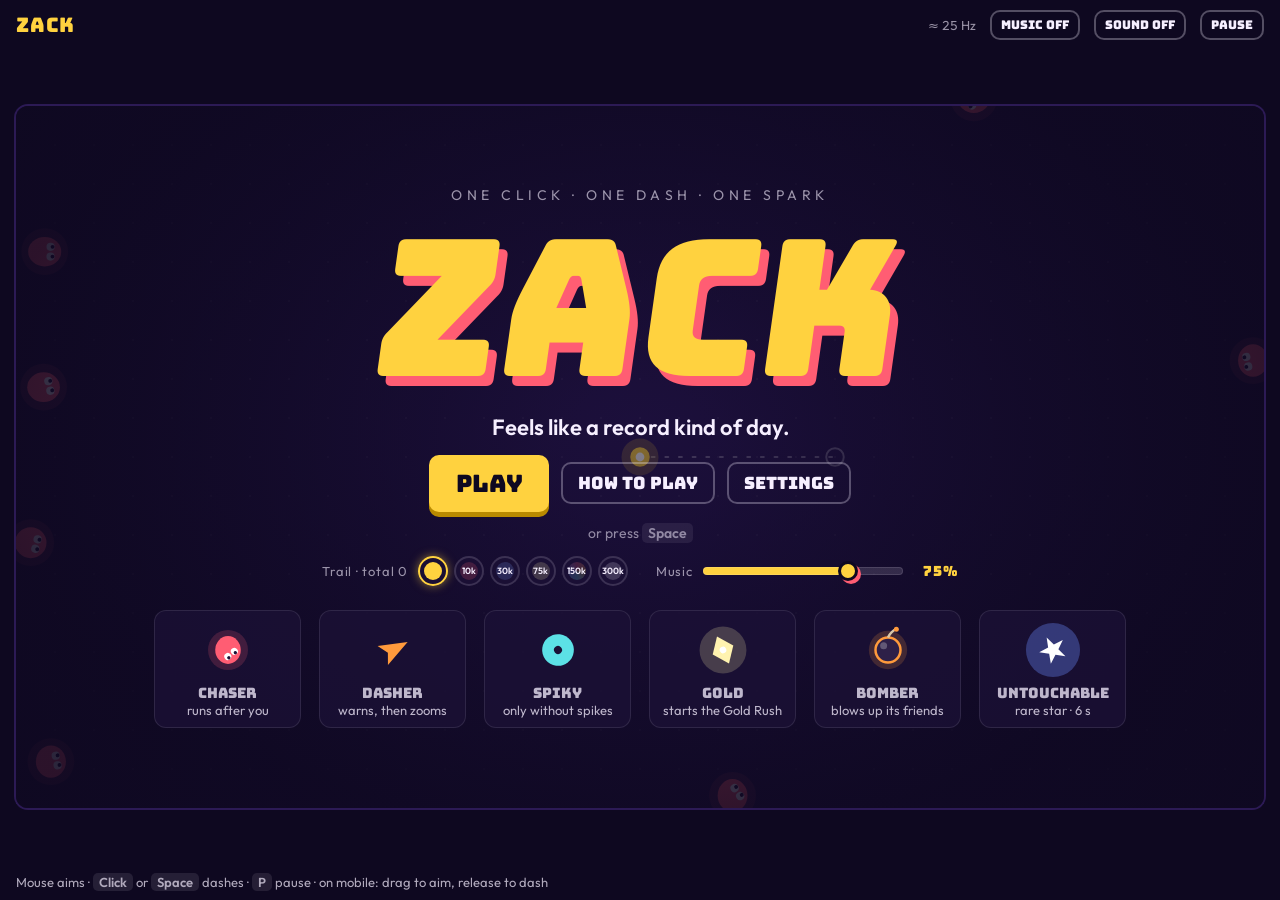
<file: index.html>
<!DOCTYPE html>
<html lang="en">
<head>
<meta charset="utf-8">
<meta name="viewport" content="width=device-width, initial-scale=1">
<title>Zack</title>
<link rel="preconnect" href="https://fonts.googleapis.com">
<link rel="preconnect" href="https://fonts.gstatic.com" crossorigin>
<link href="https://fonts.googleapis.com/css2?family=Bungee&family=Outfit:wght@400;600&display=swap" rel="stylesheet">
<link rel="stylesheet" href="css/style.css">
</head>
<body>
<div class="bar">
  <span class="name">ZACK</span>
  <span id="hz">– Hz</span>
  <button class="ghost" id="mus">Music off</button>
  <button class="ghost" id="snd">Sound off</button>
  <button class="ghost" id="pz">Pause</button>
</div>
<main id="main">
  <div class="stage" id="stage">
    <canvas id="cv" aria-label="Arena"></canvas>
    <div class="overlay menu-on" id="ov">
     <div class="screen" id="ovMenu">
      <p class="kicker">One click · one dash · one spark</p>
      <h1 class="logo" aria-label="Zack"><span style="--i:0">Z</span><span style="--i:1">A</span><span style="--i:2">C</span><span style="--i:3">K</span><i class="zap" aria-hidden="true"></i></h1>
      <p class="sub" id="tag">One click, one dash. Miss and you're a sitting duck.</p>
      <p class="best" id="mBest" hidden>Best <b id="mBestV">0</b></p>
      <div class="row">
        <button class="primary" id="go">Play</button>
        <button class="ghost big" id="how" aria-expanded="false">How to play</button>
        <button class="ghost big" id="set" aria-expanded="false">Settings</button>
      </div>
      <p class="press">or press <kbd>Space</kbd></p>
      <div class="prefs">
        <div class="skins nostart" id="skins" role="radiogroup" aria-label="Trail color"></div>
        <label class="vol nostart" for="vol"><span>Music</span><input type="range" id="vol" min="0" max="100" step="1" value="75"><output id="volV" for="vol">75%</output></label>
      </div>
      <div class="cast nostart" id="cast">
        <figure><canvas data-k="d"></canvas><figcaption><b>Chaser</b>runs after you</figcaption></figure>
        <figure><canvas data-k="r"></canvas><figcaption><b>Dasher</b>warns, then zooms</figcaption></figure>
        <figure><canvas data-k="i"></canvas><figcaption><b>Spiky</b>only without spikes</figcaption></figure>
        <figure><canvas data-k="g"></canvas><figcaption><b>Gold</b>starts the Gold Rush</figcaption></figure>
        <figure><canvas data-k="b"></canvas><figcaption><b>Bomber</b>blows up its friends</figcaption></figure>
        <figure><canvas data-k="u"></canvas><figcaption><b>Untouchable</b>rare star · 6 s</figcaption></figure>
      </div>
      <div class="settings nostart" id="settings" hidden>
        <label class="vol" for="sfx"><span>Sound effects</span><input type="range" id="sfx" min="0" max="100" step="1" value="100"><output id="sfxV" for="sfx">100%</output></label>
        <div class="setrow"><span>Screen shake &amp; flash</span><button class="ghost" id="fxBtn" aria-pressed="true">On</button></div>
        <div class="setrow"><span>Tips for new players</span><button class="ghost" id="tipsBtn">Show tips again</button></div>
      </div>
      <ul class="rules nostart" id="ovRules" hidden>
        <li><b>Aim and click:</b> you dash through everything on the line.</li>
        <li><b>Hits</b> recharge your dash instantly. A <b>miss</b> leaves you briefly defenseless.</li>
        <li><b>Keep the combo:</b> every 5 hits raise the multiplier. The ring around you runs down.</li>
        <li><b>Point blank pays double:</b> wait until the last moment for ×2.</li>
        <li>A <b>close call</b> earns points and time. When your combo runs out, it gets <b>cashed in</b>.</li>
        <li>At <b>×5, ×10, ×15</b> you hit <b>Overdrive</b>: longer dashes, no cooldown after misses.</li>
        <li>Only hit the icy-blue <b>Spikies</b> when their spikes are in. <b>Gold</b> starts the <b>Gold Rush</b>.</li>
        <li>A hit while the ring is <b>red</b>: <b>Clutch!</b> Enemies wearing a <b>crown</b> are worth ×5.</li>
        <li>Wipe the field for a <b>Clean Sweep</b> bonus. Every 30 s brings a new <b>level</b>.</li>
        <li>Rare white <b>star</b>: <b>Untouchable</b> for 6 s – enemies that touch you burst and count as hits.</li>
        <li>Hit a <b>Bomber</b>: it explodes and takes everything nearby with it – other Bombers too. <b>Chain reaction!</b></li>
        <li>Every second level brings a short <b>event</b>: Swarm, Dasher Rain or Bounty Hunt.</li>
        <li>5 aimed hits in a row without a miss: <b>Flawless</b> bonus.</li>
        <li>Your points add up across all runs and unlock new <b>trail colors</b>.</li>
      </ul>
     </div>
     <div class="screen nostart" id="ovPause" hidden>
      <h1 class="ptitle">Paused</h1>
      <p class="sub" id="pauseInfo">0 points so far</p>
      <div class="row">
        <button class="primary" id="resume">Resume</button>
        <button class="ghost big" id="quit">Menu</button>
      </div>
      <p class="press">Quit to menu: your points still count towards trail colors – no best, no records.</p>
     </div>
     <div class="screen" id="ovResult" hidden>
      <canvas class="killer" id="ovKiller" aria-hidden="true"></canvas>
      <h1 id="ovTitle">ZACK</h1>
      <p class="cause" id="ovCause"></p>
      <p class="bigscore" id="ovScore">0</p>
      <canvas class="medals" id="ovMedals" aria-hidden="true"></canvas>
      <p class="sub bestline" id="ovSub"></p>
      <dl class="stats" id="ovStats">
        <div><dt>Best combo</dt><dd id="sCombo">0</dd></div>
        <div><dt>Kills</dt><dd id="sKills">0</dd></div>
        <div><dt>Aim</dt><dd id="sAcc">0%</dd></div>
        <div><dt>Flow</dt><dd id="sFlow">0%</dd></div>
        <div><dt>Time</dt><dd id="sTime">0 s</dd></div>
      </dl>
      <p class="unlock" id="ovUnlock"></p>
      <div class="row">
        <button class="primary" id="again">Again</button>
        <button class="ghost big" id="toMenu">Menu</button>
      </div>
     </div>
    </div>
  </div>
</main>
<div class="bar">
  <span class="hint">Mouse aims · <kbd>Click</kbd> or <kbd>Space</kbd> dashes · <kbd>P</kbd> pause · on mobile: drag to aim, release to dash</span>
</div>

<script src="js/core.js"></script>
<script src="js/music.js"></script>
<script src="js/rules.js"></script>
<script src="js/menu.js"></script>
<script src="js/update.js"></script>
<script src="js/render.js"></script>
<script src="js/main.js"></script>
</body>
</html>
</file>
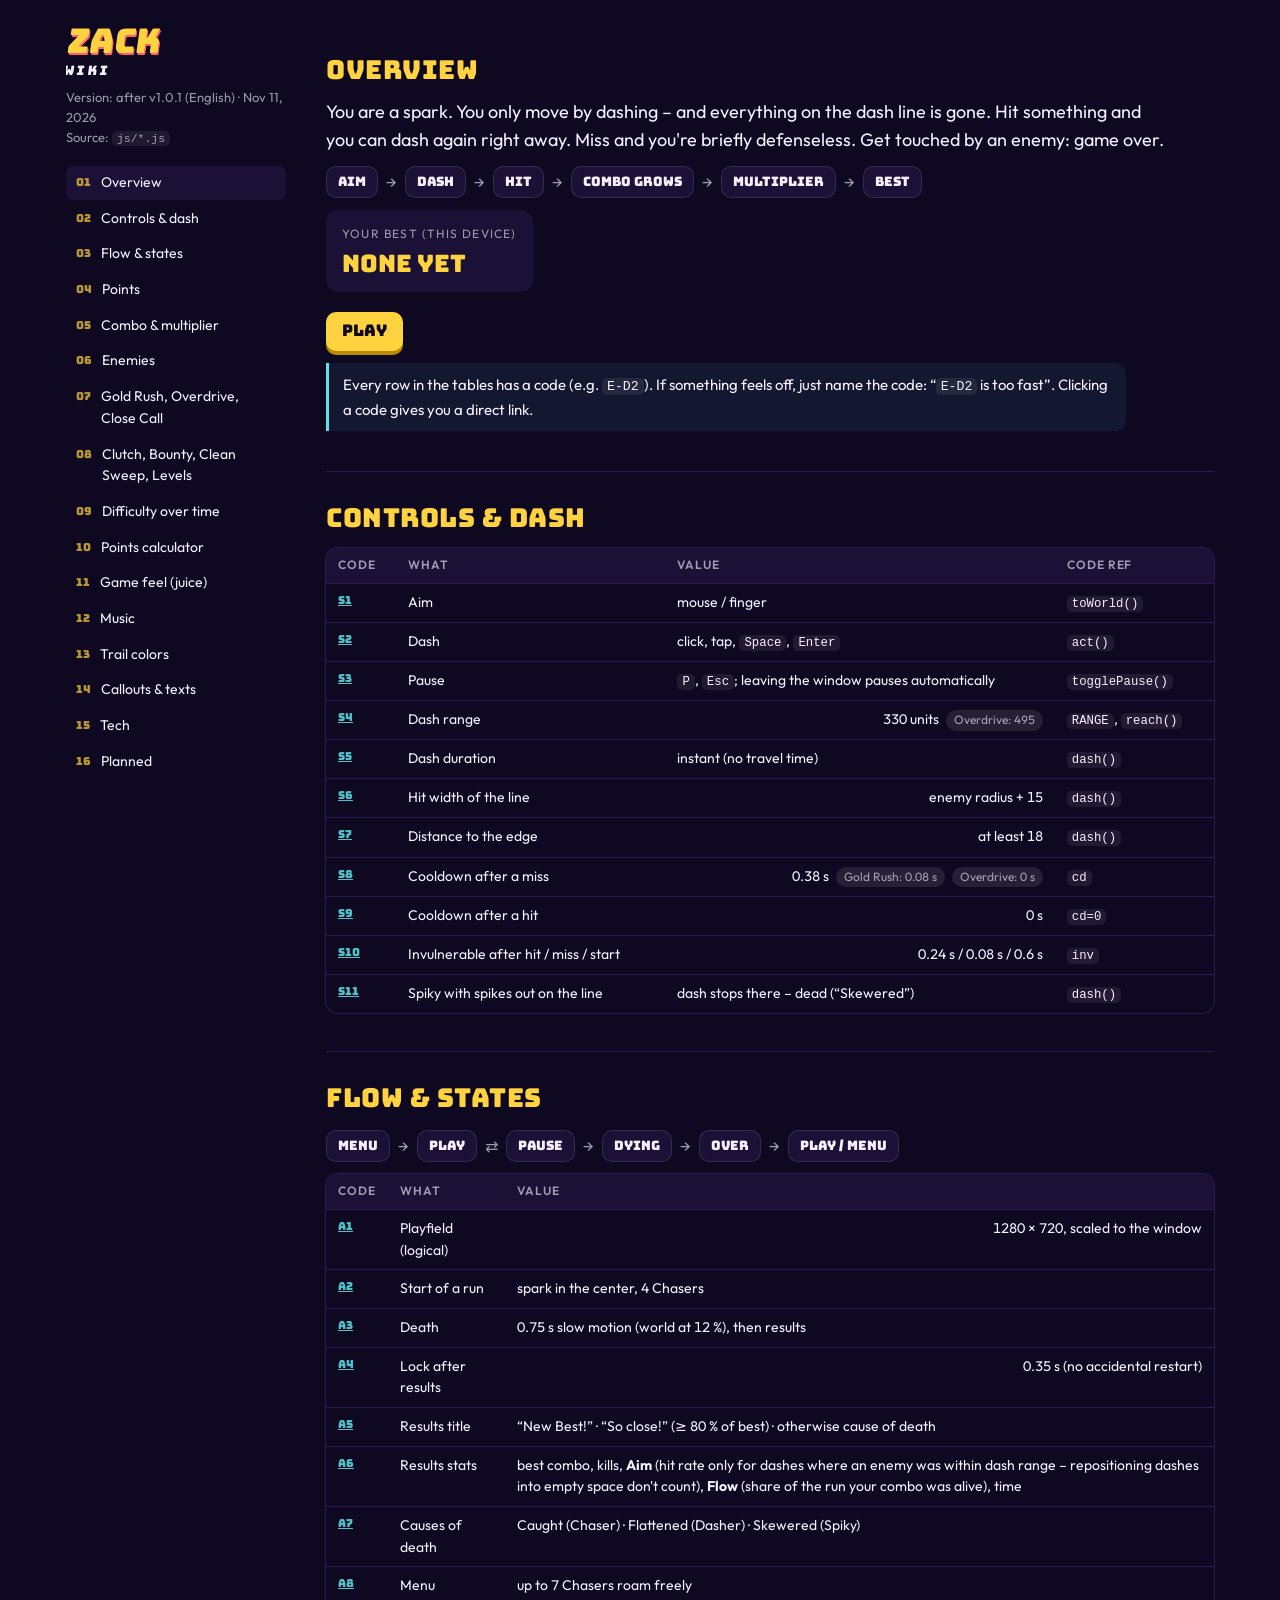
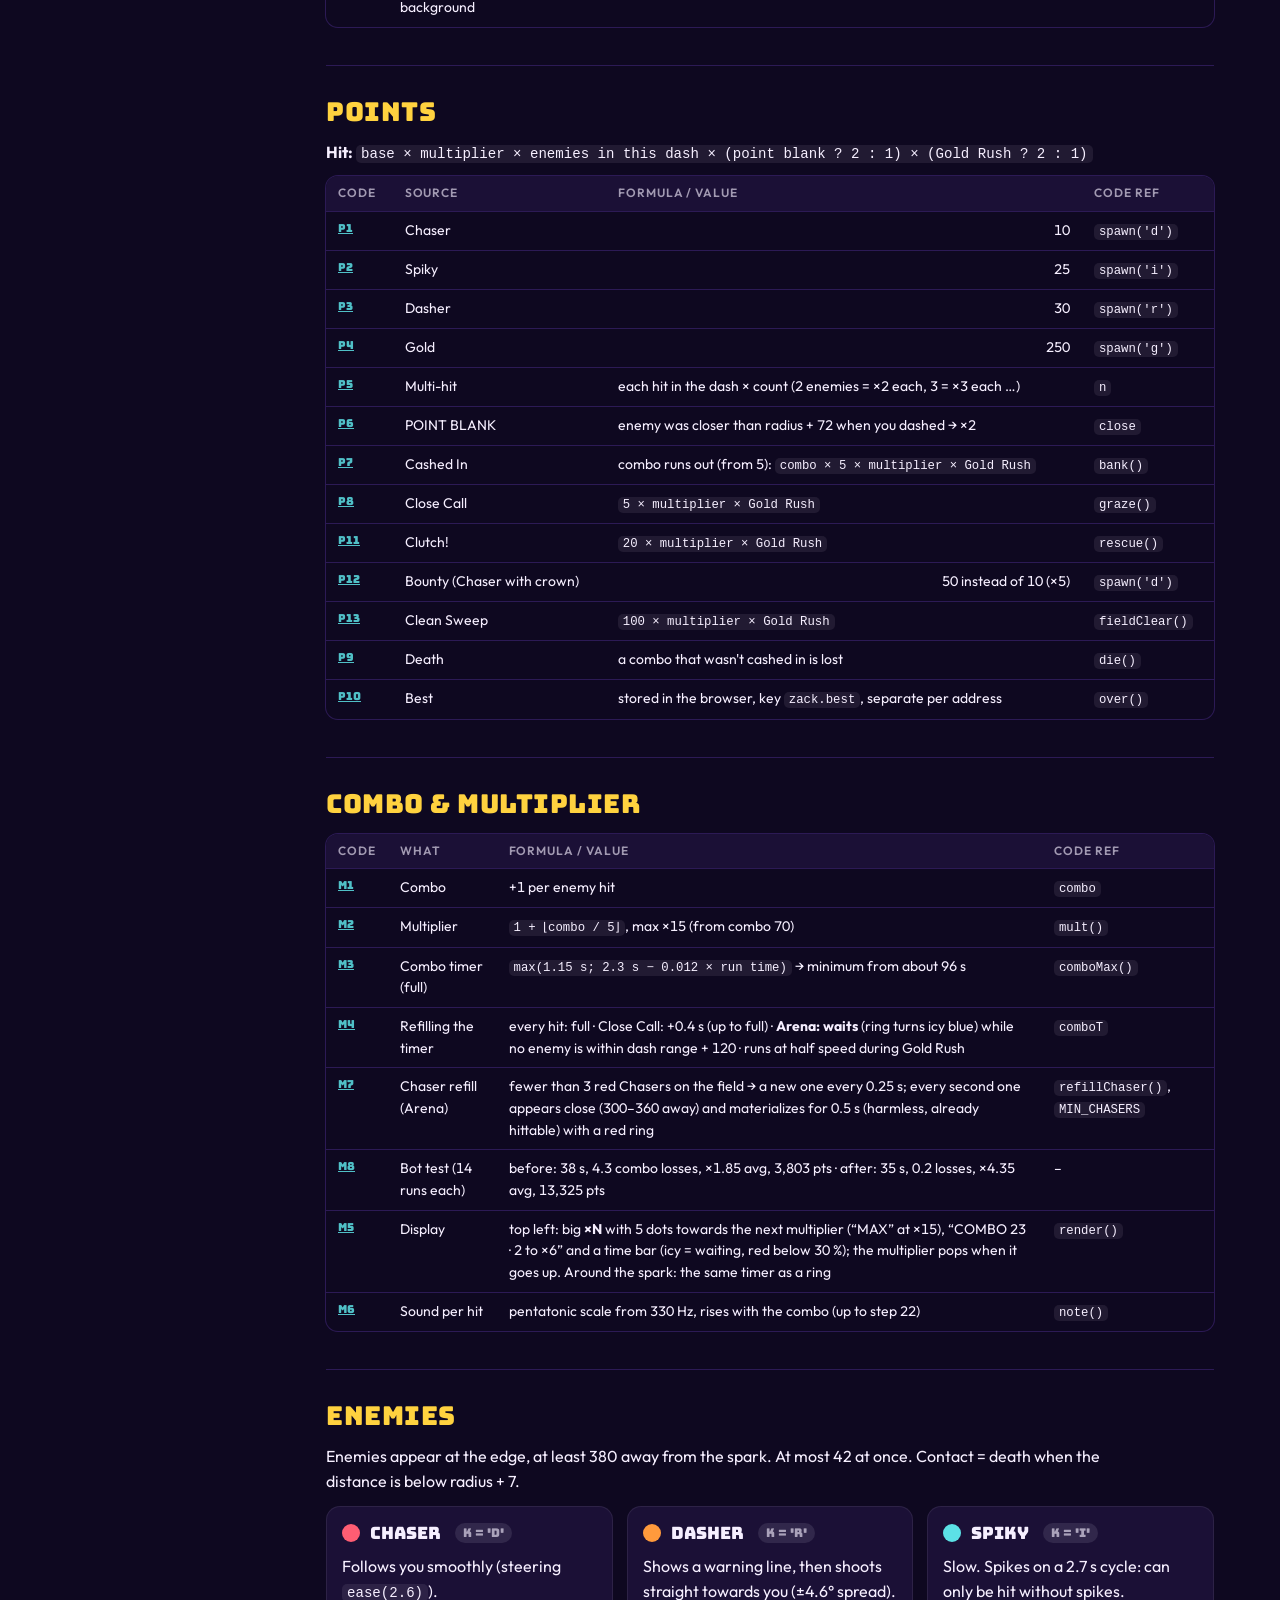
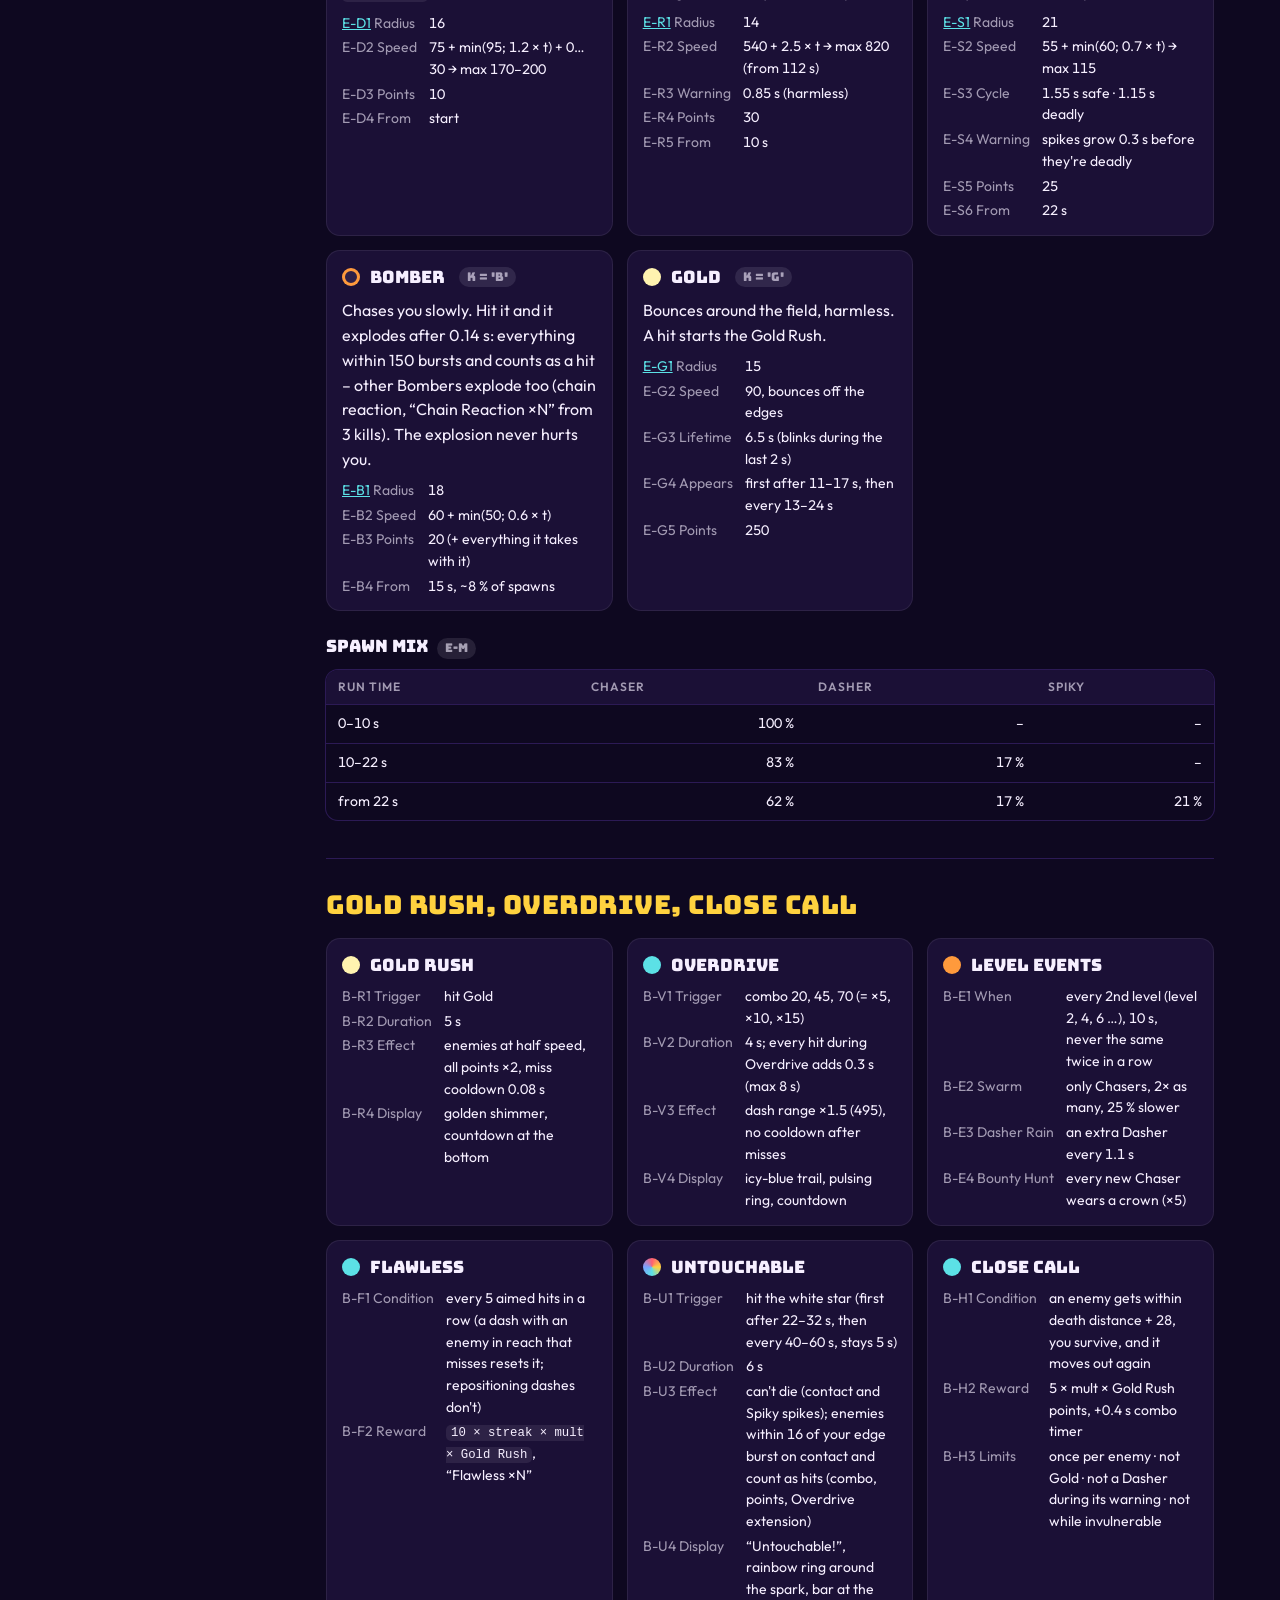
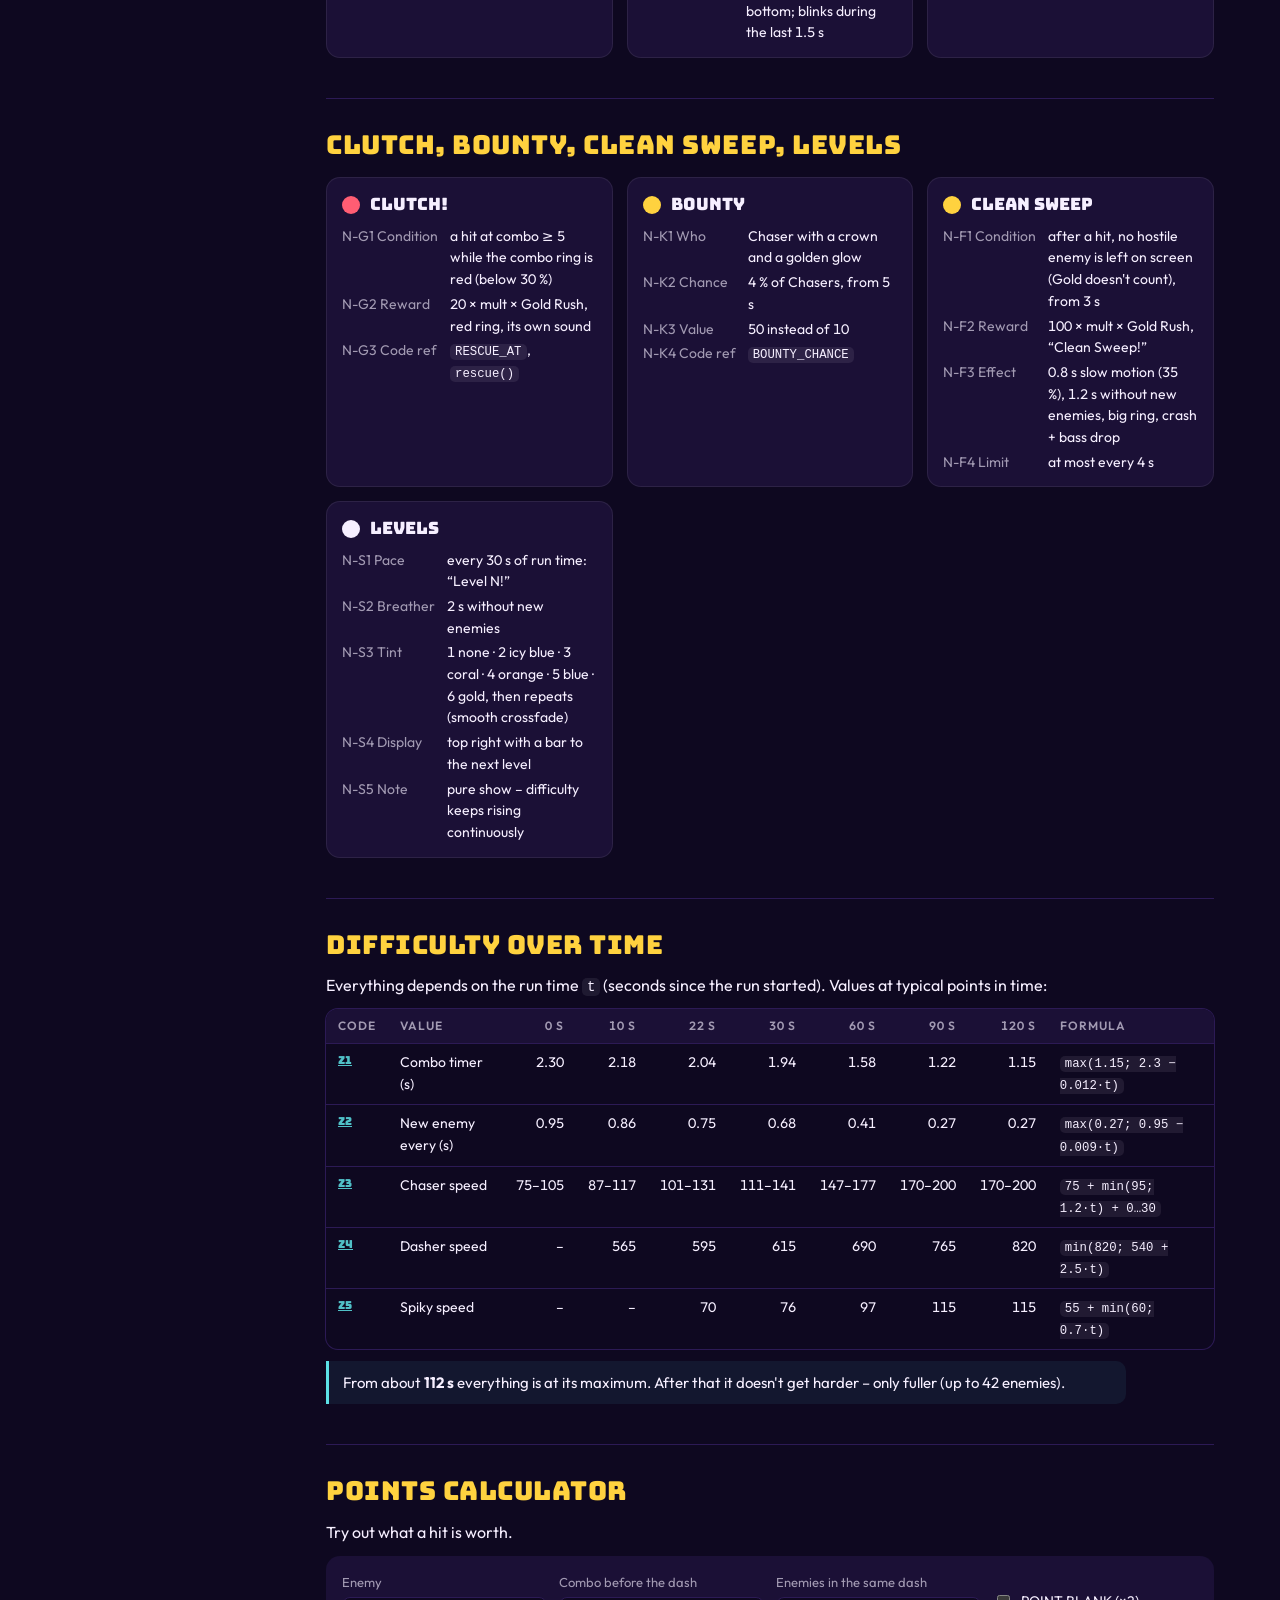
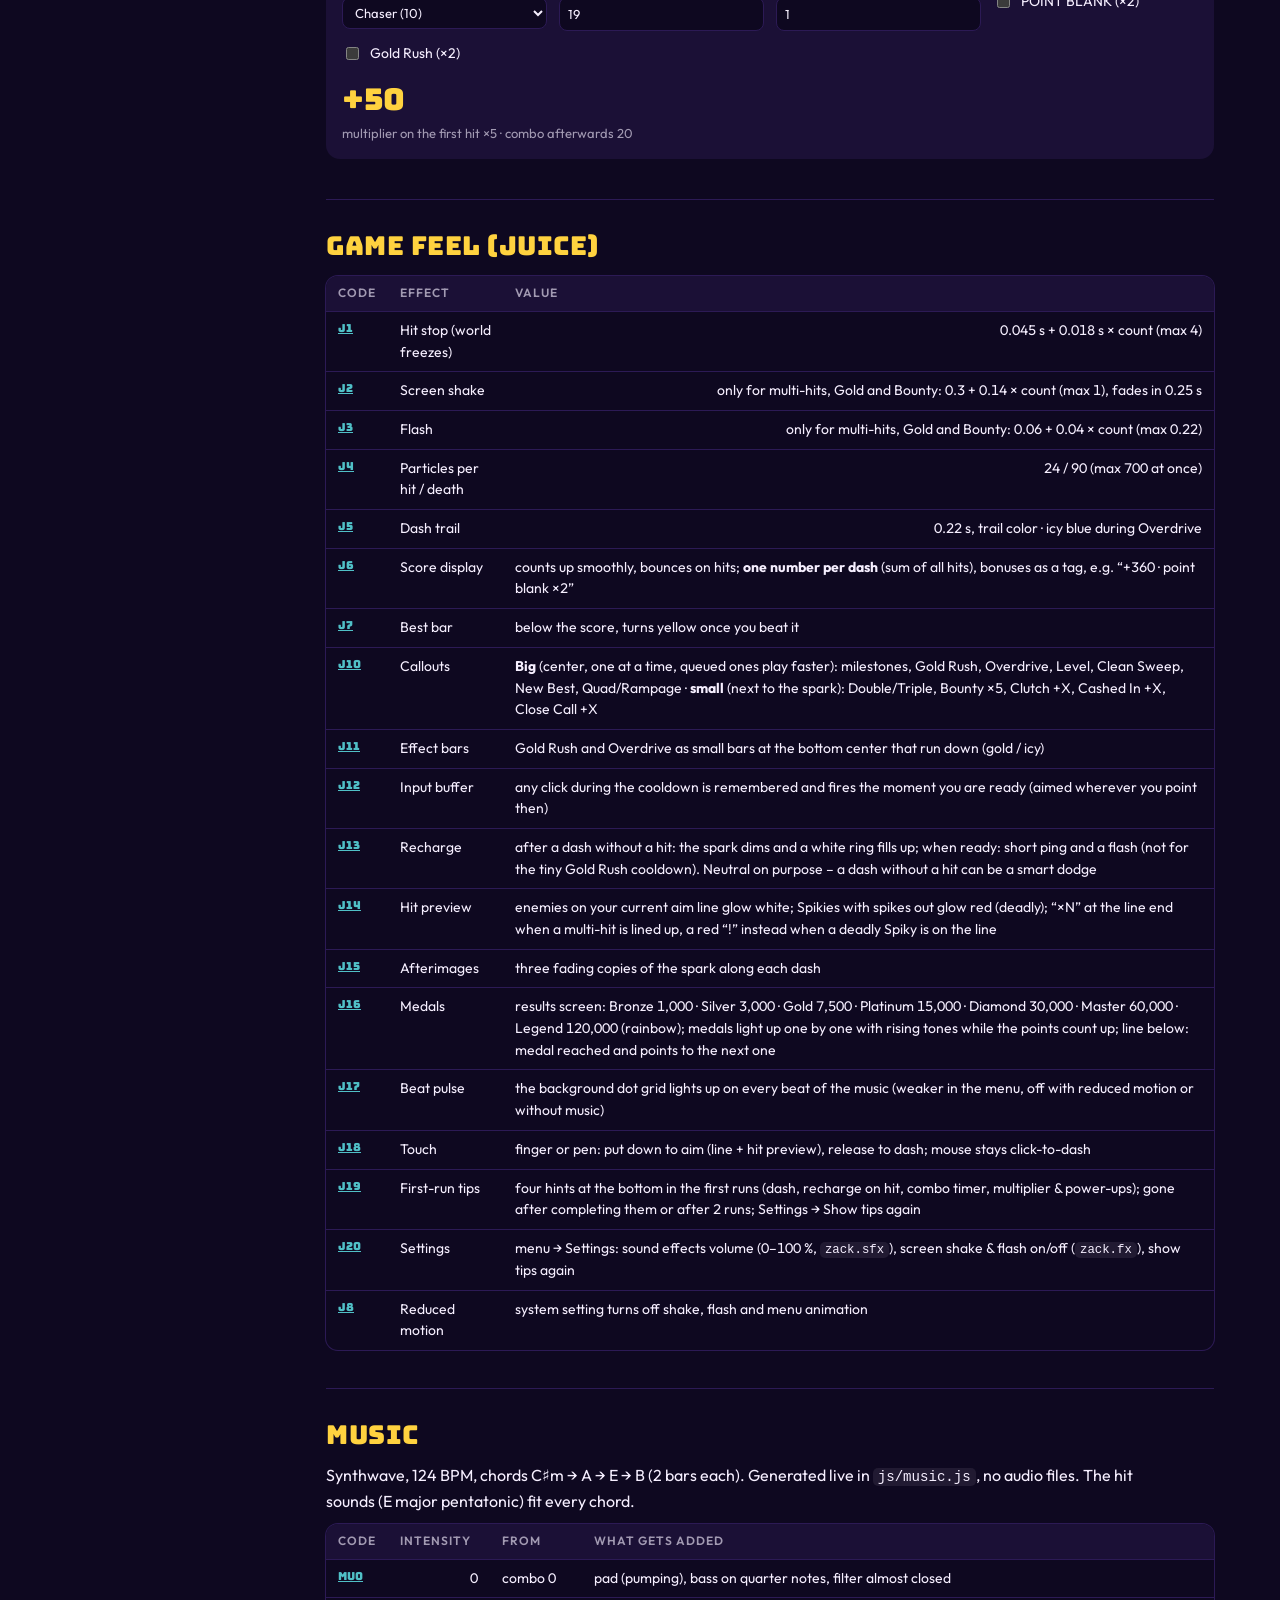
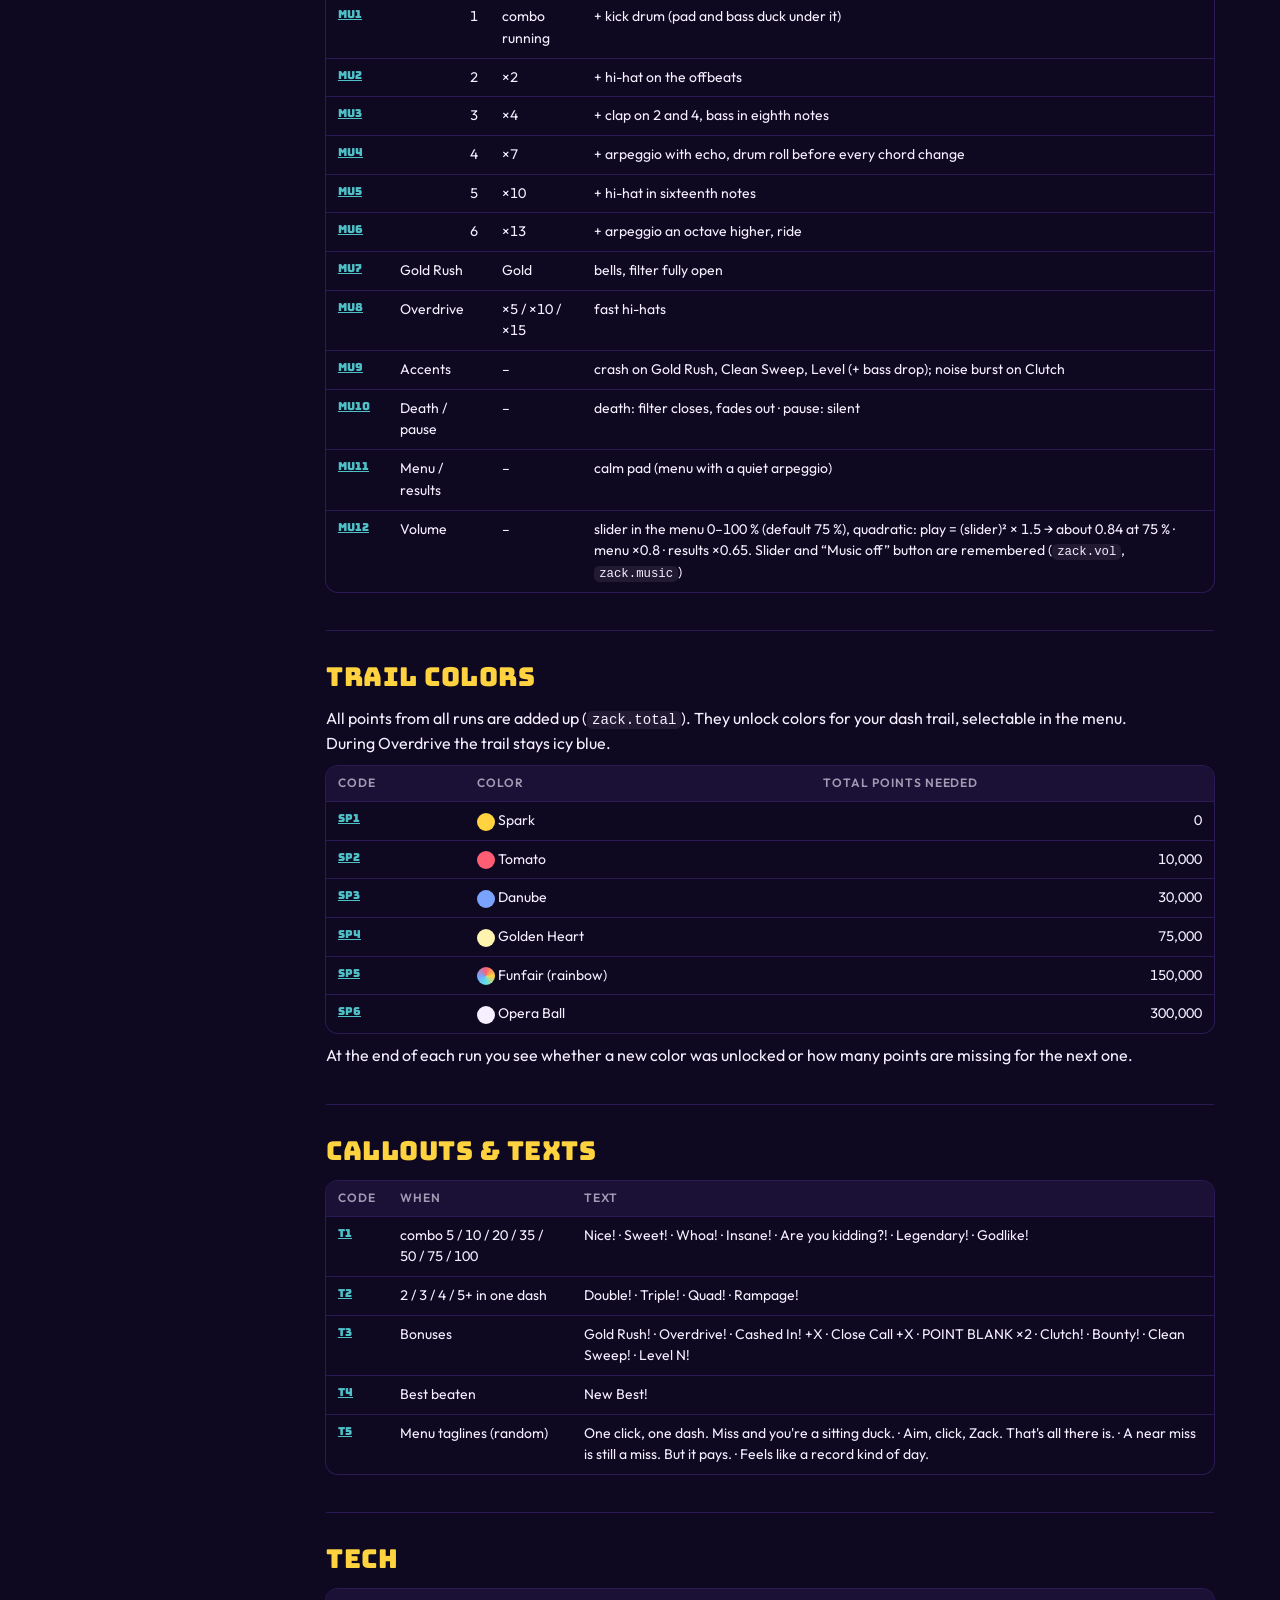
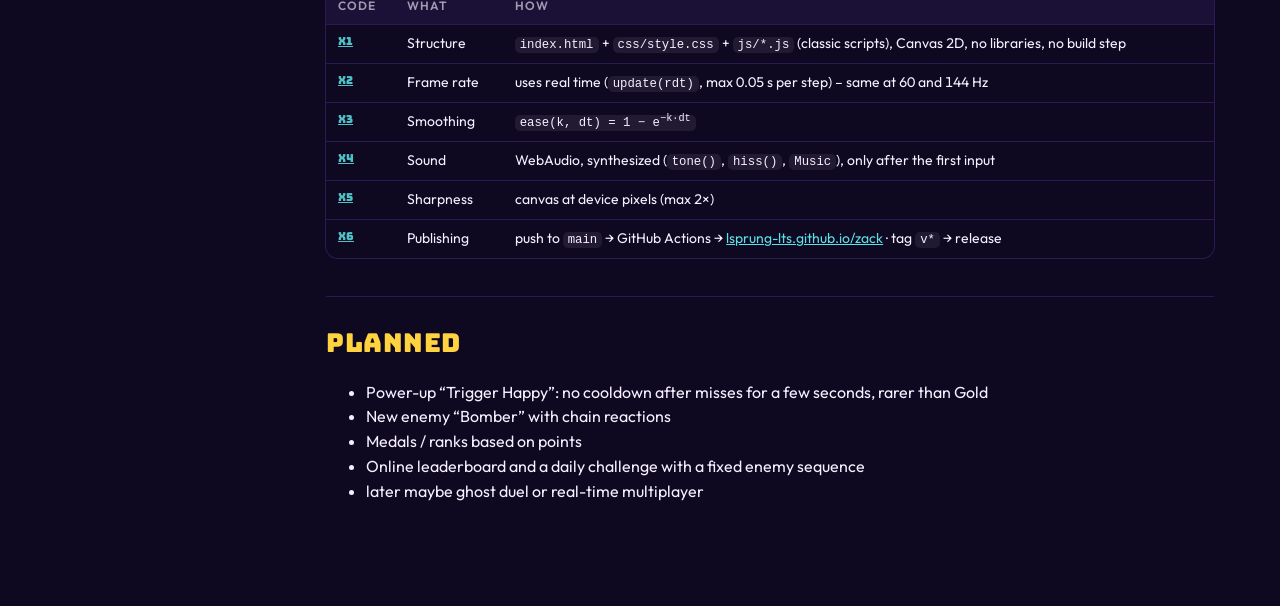
<file: docs/wiki.html>
<!DOCTYPE html>
<html lang="en">
<head>
<meta charset="utf-8">
<meta name="viewport" content="width=device-width, initial-scale=1">
<title>Zack Wiki</title>
<link rel="preconnect" href="https://fonts.googleapis.com">
<link rel="preconnect" href="https://fonts.gstatic.com" crossorigin>
<link href="https://fonts.googleapis.com/css2?family=Bungee&family=Outfit:wght@400;600&display=swap" rel="stylesheet">
<style>
/* Same color world as the game. Values copied by hand from js/*.js –
   please keep in sync when game values change (version shown in the header). */
:root{
  color-scheme:dark;
  --night:#0e0820;--arena:#1b1036;--line:#2c1a55;
  --spark:#ffd23f;--foe:#ff5d73;--run:#ff9a3c;--ice:#5ce1e6;--gold:#fff3b0;--ink:#f6efff;
  --mute:rgba(246,239,255,.62);
  --font-display:"Bungee","Arial Black",Impact,sans-serif;
  --font-body:"Outfit",system-ui,-apple-system,"Segoe UI",sans-serif;
}
*{box-sizing:border-box}
html{scroll-behavior:smooth;scroll-padding-top:16px}
@media (prefers-reduced-motion:reduce){html{scroll-behavior:auto}}
body{margin:0;background:var(--night);color:var(--ink);font:16px/1.55 var(--font-body)}
a{color:var(--ice)}
code{font-family:ui-monospace,Consolas,monospace;font-size:.88em;background:rgba(246,239,255,.08);padding:1px 5px;border-radius:5px}
.wrap{max-width:1180px;margin:0 auto;padding:24px 16px 80px;display:grid;grid-template-columns:220px minmax(0,1fr);gap:40px}
@media (max-width:860px){.wrap{grid-template-columns:1fr;gap:16px}}
nav{position:sticky;top:16px;align-self:start;max-height:calc(100vh - 32px);overflow:auto}
@media (max-width:860px){nav{position:static;max-height:none}}
.brand{font-family:var(--font-display);font-size:34px;line-height:1;color:var(--spark);transform:skewX(-8deg);text-shadow:.05em .05em 0 var(--foe);margin:0 0 4px}
.brand small{display:block;font-size:13px;color:var(--ink);text-shadow:none;letter-spacing:.2em;margin-top:6px}
.meta{font-size:13px;color:var(--mute);margin:10px 0 18px}
nav ol{list-style:none;margin:0;padding:0;display:grid;gap:2px;counter-reset:n}
nav li a{display:flex;gap:10px;padding:6px 10px;border-radius:8px;color:var(--ink);text-decoration:none;font-size:14px}
nav li a::before{counter-increment:n;content:counter(n,decimal-leading-zero);font-family:var(--font-display);font-size:11px;color:var(--spark);opacity:.7;padding-top:2px}
nav li a:hover,nav li a.on{background:var(--arena)}
@media (max-width:860px){nav ol{grid-template-columns:repeat(auto-fill,minmax(150px,1fr))}}
main{min-width:0}
section{padding:8px 0 28px;border-bottom:1px solid var(--line)}
section:last-child{border-bottom:0}
h2{font-family:var(--font-display);font-weight:400;font-size:26px;color:var(--spark);margin:18px 0 6px;letter-spacing:.02em}
h2 .id{font-size:13px;color:var(--mute);margin-left:10px;letter-spacing:.1em}
h3{font-family:var(--font-display);font-weight:400;font-size:17px;margin:22px 0 6px}
p{margin:8px 0;max-width:75ch}
.lead{font-size:18px;color:var(--ink);max-width:70ch}
.note{border-left:3px solid var(--ice);background:rgba(92,225,230,.07);padding:10px 14px;border-radius:0 10px 10px 0;margin:12px 0;font-size:15px;max-width:80ch}
.note.warn{border-color:var(--run);background:rgba(255,154,60,.08)}
.tw{overflow-x:auto;margin:10px 0;border-radius:12px;box-shadow:0 0 0 1px var(--line)}
table{border-collapse:collapse;width:100%;font-size:14px;font-variant-numeric:tabular-nums}
th,td{text-align:left;padding:8px 12px;border-bottom:1px solid var(--line);vertical-align:top}
th{font-weight:600;color:var(--mute);font-size:12px;text-transform:uppercase;letter-spacing:.08em;background:var(--arena);white-space:nowrap}
tr:last-child td{border-bottom:0}
td.num{text-align:right;white-space:nowrap}
td.k{font-family:var(--font-display);font-size:11px;color:var(--spark);white-space:nowrap;opacity:.85}
tbody tr:target{background:rgba(255,210,63,.12)}
.cards{display:grid;grid-template-columns:repeat(auto-fill,minmax(250px,1fr));gap:14px;margin:12px 0}
.card{background:var(--arena);border-radius:14px;padding:14px 16px;box-shadow:inset 0 0 0 1px rgba(246,239,255,.08)}
.card h3{margin:0 0 4px;display:flex;align-items:center;gap:10px}
.card dl{display:grid;grid-template-columns:auto 1fr;gap:3px 12px;margin:8px 0 0;font-size:14px}
.card dt{color:var(--mute)}
.card dd{margin:0;font-variant-numeric:tabular-nums}
.dot{width:18px;height:18px;border-radius:50%;flex:none}
.pill{display:inline-block;font-size:12px;padding:1px 8px;border-radius:99px;background:rgba(246,239,255,.1);color:var(--mute);margin-left:4px}
.flow{display:flex;flex-wrap:wrap;align-items:center;gap:8px;margin:12px 0}
.flow span{background:var(--arena);border-radius:10px;padding:6px 12px;font-family:var(--font-display);font-size:13px;box-shadow:inset 0 0 0 1px rgba(246,239,255,.12)}
.flow i{font-style:normal;color:var(--mute)}
.calc{display:grid;grid-template-columns:repeat(auto-fit,minmax(170px,1fr));gap:12px;background:var(--arena);border-radius:14px;padding:16px;margin:12px 0}
.calc label{display:flex;flex-direction:column;gap:4px;font-size:13px;color:var(--mute)}
.calc select,.calc input[type=number]{font:inherit;color:var(--ink);background:var(--night);border:1px solid var(--line);border-radius:8px;padding:6px 8px}
.calc .chk{flex-direction:row;align-items:center;gap:8px;color:var(--ink);font-size:14px}
.calc output{grid-column:1/-1;font-family:var(--font-display);font-size:30px;color:var(--spark)}
.calc output small{display:block;font-family:var(--font-body);font-size:13px;color:var(--mute)}
.mine{display:flex;gap:12px;flex-wrap:wrap;margin:12px 0}
.mine div{background:var(--arena);border-radius:12px;padding:10px 16px}
.mine b{display:block;font-family:var(--font-display);font-weight:400;font-size:24px;color:var(--spark)}
.mine span{font-size:12px;color:var(--mute);text-transform:uppercase;letter-spacing:.1em}
.play{display:inline-block;margin-top:8px;font-family:var(--font-display);text-decoration:none;color:var(--night);background:var(--spark);padding:.45em 1em;border-radius:10px;box-shadow:0 4px 0 #b98a00}
</style>
</head>
<body>
<div class="wrap">
<nav aria-label="Contents">
  <p class="brand">ZACK<small>WIKI</small></p>
  <p class="meta">Version: after v1.0.1 (English) · Nov 11, 2026<br>Source: <code>js/*.js</code></p>
  <ol id="toc">
    <li><a href="#overview">Overview</a></li>
    <li><a href="#controls">Controls &amp; dash</a></li>
    <li><a href="#flow">Flow &amp; states</a></li>
    <li><a href="#points">Points</a></li>
    <li><a href="#combo">Combo &amp; multiplier</a></li>
    <li><a href="#enemies">Enemies</a></li>
    <li><a href="#bonus">Gold Rush, Overdrive, Close Call</a></li>
    <li><a href="#extras">Clutch, Bounty, Clean Sweep, Levels</a></li>
    <li><a href="#time">Difficulty over time</a></li>
    <li><a href="#calc">Points calculator</a></li>
    <li><a href="#feel">Game feel (juice)</a></li>
    <li><a href="#music">Music</a></li>
    <li><a href="#trails">Trail colors</a></li>
    <li><a href="#texts">Callouts &amp; texts</a></li>
    <li><a href="#tech">Tech</a></li>
    <li><a href="#plan">Planned</a></li>
  </ol>
</nav>

<main>
<!-- ===================================================== -->
<section id="overview">
  <h2>Overview</h2>
  <p class="lead">You are a spark. You only move by dashing – and everything on the dash line is gone. Hit something and you can dash again right away. Miss and you're briefly defenseless. Get touched by an enemy: game over.</p>
  <div class="flow"><span>Aim</span><i>→</i><span>Dash</span><i>→</i><span>Hit</span><i>→</i><span>Combo grows</span><i>→</i><span>Multiplier</span><i>→</i><span>Best</span></div>
  <div class="mine" id="mine">
    <div><span>Your best (this device)</span><b id="myBest">–</b></div>
  </div>
  <a class="play" href="../">Play</a>
  <p class="note">Every row in the tables has a code (e.g. <code>E-D2</code>). If something feels off, just name the code: “<code>E-D2</code> is too fast”. Clicking a code gives you a direct link.</p>
</section>

<!-- ===================================================== -->
<section id="controls">
  <h2>Controls &amp; dash</h2>
  <div class="tw"><table>
    <thead><tr><th>Code</th><th>What</th><th>Value</th><th>Code ref</th></tr></thead>
    <tbody>
      <tr id="S1"><td class="k"><a href="#S1">S1</a></td><td>Aim</td><td>mouse / finger</td><td><code>toWorld()</code></td></tr>
      <tr id="S2"><td class="k"><a href="#S2">S2</a></td><td>Dash</td><td>click, tap, <code>Space</code>, <code>Enter</code></td><td><code>act()</code></td></tr>
      <tr id="S3"><td class="k"><a href="#S3">S3</a></td><td>Pause</td><td><code>P</code>, <code>Esc</code>; leaving the window pauses automatically</td><td><code>togglePause()</code></td></tr>
      <tr id="S4"><td class="k"><a href="#S4">S4</a></td><td>Dash range</td><td class="num">330 units <span class="pill">Overdrive: 495</span></td><td><code>RANGE</code>, <code>reach()</code></td></tr>
      <tr id="S5"><td class="k"><a href="#S5">S5</a></td><td>Dash duration</td><td>instant (no travel time)</td><td><code>dash()</code></td></tr>
      <tr id="S6"><td class="k"><a href="#S6">S6</a></td><td>Hit width of the line</td><td class="num">enemy radius + 15</td><td><code>dash()</code></td></tr>
      <tr id="S7"><td class="k"><a href="#S7">S7</a></td><td>Distance to the edge</td><td class="num">at least 18</td><td><code>dash()</code></td></tr>
      <tr id="S8"><td class="k"><a href="#S8">S8</a></td><td>Cooldown after a miss</td><td class="num">0.38 s <span class="pill">Gold Rush: 0.08 s</span> <span class="pill">Overdrive: 0 s</span></td><td><code>cd</code></td></tr>
      <tr id="S9"><td class="k"><a href="#S9">S9</a></td><td>Cooldown after a hit</td><td class="num">0 s</td><td><code>cd=0</code></td></tr>
      <tr id="S10"><td class="k"><a href="#S10">S10</a></td><td>Invulnerable after hit / miss / start</td><td class="num">0.24 s / 0.08 s / 0.6 s</td><td><code>inv</code></td></tr>
      <tr id="S11"><td class="k"><a href="#S11">S11</a></td><td>Spiky with spikes out on the line</td><td>dash stops there – dead (“Skewered”)</td><td><code>dash()</code></td></tr>
    </tbody>
  </table></div>
</section>

<!-- ===================================================== -->
<section id="flow">
  <h2>Flow &amp; states</h2>
  <div class="flow"><span>menu</span><i>→</i><span>play</span><i>⇄</i><span>pause</span><i>→</i><span>dying</span><i>→</i><span>over</span><i>→</i><span>play / menu</span></div>
  <div class="tw"><table>
    <thead><tr><th>Code</th><th>What</th><th>Value</th></tr></thead>
    <tbody>
      <tr id="A1"><td class="k"><a href="#A1">A1</a></td><td>Playfield (logical)</td><td class="num">1280 × 720, scaled to the window</td></tr>
      <tr id="A2"><td class="k"><a href="#A2">A2</a></td><td>Start of a run</td><td>spark in the center, 4 Chasers</td></tr>
      <tr id="A3"><td class="k"><a href="#A3">A3</a></td><td>Death</td><td>0.75 s slow motion (world at 12 %), then results</td></tr>
      <tr id="A4"><td class="k"><a href="#A4">A4</a></td><td>Lock after results</td><td class="num">0.35 s (no accidental restart)</td></tr>
      <tr id="A5"><td class="k"><a href="#A5">A5</a></td><td>Results title</td><td>“New Best!” · “So close!” (≥ 80 % of best) · otherwise cause of death</td></tr>
      <tr id="A6"><td class="k"><a href="#A6">A6</a></td><td>Results stats</td><td>best combo, kills, <b>Aim</b> (hit rate only for dashes where an enemy was within dash range – repositioning dashes into empty space don't count), <b>Flow</b> (share of the run your combo was alive), time</td></tr>
      <tr id="A7"><td class="k"><a href="#A7">A7</a></td><td>Causes of death</td><td>Caught (Chaser) · Flattened (Dasher) · Skewered (Spiky)</td></tr>
      <tr id="A8"><td class="k"><a href="#A8">A8</a></td><td>Menu background</td><td>up to 7 Chasers roam freely</td></tr>
    </tbody>
  </table></div>
</section>

<!-- ===================================================== -->
<section id="points">
  <h2>Points</h2>
  <p><b>Hit:</b> <code>base × multiplier × enemies in this dash × (point blank ? 2 : 1) × (Gold Rush ? 2 : 1)</code></p>
  <div class="tw"><table>
    <thead><tr><th>Code</th><th>Source</th><th>Formula / value</th><th>Code ref</th></tr></thead>
    <tbody>
      <tr id="P1"><td class="k"><a href="#P1">P1</a></td><td>Chaser</td><td class="num">10</td><td><code>spawn('d')</code></td></tr>
      <tr id="P2"><td class="k"><a href="#P2">P2</a></td><td>Spiky</td><td class="num">25</td><td><code>spawn('i')</code></td></tr>
      <tr id="P3"><td class="k"><a href="#P3">P3</a></td><td>Dasher</td><td class="num">30</td><td><code>spawn('r')</code></td></tr>
      <tr id="P4"><td class="k"><a href="#P4">P4</a></td><td>Gold</td><td class="num">250</td><td><code>spawn('g')</code></td></tr>
      <tr id="P5"><td class="k"><a href="#P5">P5</a></td><td>Multi-hit</td><td>each hit in the dash × count (2 enemies = ×2 each, 3 = ×3 each …)</td><td><code>n</code></td></tr>
      <tr id="P6"><td class="k"><a href="#P6">P6</a></td><td>POINT BLANK</td><td>enemy was closer than radius + 72 when you dashed → ×2</td><td><code>close</code></td></tr>
      <tr id="P7"><td class="k"><a href="#P7">P7</a></td><td>Cashed In</td><td>combo runs out (from 5): <code>combo × 5 × multiplier × Gold Rush</code></td><td><code>bank()</code></td></tr>
      <tr id="P8"><td class="k"><a href="#P8">P8</a></td><td>Close Call</td><td><code>5 × multiplier × Gold Rush</code></td><td><code>graze()</code></td></tr>
      <tr id="P11"><td class="k"><a href="#P11">P11</a></td><td>Clutch!</td><td><code>20 × multiplier × Gold Rush</code></td><td><code>rescue()</code></td></tr>
      <tr id="P12"><td class="k"><a href="#P12">P12</a></td><td>Bounty (Chaser with crown)</td><td class="num">50 instead of 10 (×5)</td><td><code>spawn('d')</code></td></tr>
      <tr id="P13"><td class="k"><a href="#P13">P13</a></td><td>Clean Sweep</td><td><code>100 × multiplier × Gold Rush</code></td><td><code>fieldClear()</code></td></tr>
      <tr id="P9"><td class="k"><a href="#P9">P9</a></td><td>Death</td><td>a combo that wasn't cashed in is lost</td><td><code>die()</code></td></tr>
      <tr id="P10"><td class="k"><a href="#P10">P10</a></td><td>Best</td><td>stored in the browser, key <code>zack.best</code>, separate per address</td><td><code>over()</code></td></tr>
    </tbody>
  </table></div>
</section>

<!-- ===================================================== -->
<section id="combo">
  <h2>Combo &amp; multiplier</h2>
  <div class="tw"><table>
    <thead><tr><th>Code</th><th>What</th><th>Formula / value</th><th>Code ref</th></tr></thead>
    <tbody>
      <tr id="M1"><td class="k"><a href="#M1">M1</a></td><td>Combo</td><td>+1 per enemy hit</td><td><code>combo</code></td></tr>
      <tr id="M2"><td class="k"><a href="#M2">M2</a></td><td>Multiplier</td><td><code>1 + ⌊combo / 5⌋</code>, max ×15 (from combo 70)</td><td><code>mult()</code></td></tr>
      <tr id="M3"><td class="k"><a href="#M3">M3</a></td><td>Combo timer (full)</td><td><code>max(1.15 s; 2.3 s − 0.012 × run time)</code> → minimum from about 96 s</td><td><code>comboMax()</code></td></tr>
      <tr id="M4"><td class="k"><a href="#M4">M4</a></td><td>Refilling the timer</td><td>every hit: full · Close Call: +0.4 s (up to full) · <b>Arena: waits</b> (ring turns icy blue) while no enemy is within dash range + 120 · runs at half speed during Gold Rush</td><td><code>comboT</code></td></tr>
      <tr id="M7"><td class="k"><a href="#M7">M7</a></td><td>Chaser refill (Arena)</td><td>fewer than 3 red Chasers on the field → a new one every 0.25 s; every second one appears close (300–360 away) and materializes for 0.5 s (harmless, already hittable) with a red ring</td><td><code>refillChaser()</code>, <code>MIN_CHASERS</code></td></tr>
      <tr id="M8"><td class="k"><a href="#M8">M8</a></td><td>Bot test (14 runs each)</td><td>before: 38 s, 4.3 combo losses, ×1.85 avg, 3,803 pts · after: 35 s, 0.2 losses, ×4.35 avg, 13,325 pts</td><td>–</td></tr>
      <tr id="M5"><td class="k"><a href="#M5">M5</a></td><td>Display</td><td>top left: big <b>×N</b> with 5 dots towards the next multiplier (“MAX” at ×15), “COMBO 23 · 2 to ×6” and a time bar (icy = waiting, red below 30 %); the multiplier pops when it goes up. Around the spark: the same timer as a ring</td><td><code>render()</code></td></tr>
      <tr id="M6"><td class="k"><a href="#M6">M6</a></td><td>Sound per hit</td><td>pentatonic scale from 330 Hz, rises with the combo (up to step 22)</td><td><code>note()</code></td></tr>
    </tbody>
  </table></div>
</section>

<!-- ===================================================== -->
<section id="enemies">
  <h2>Enemies</h2>
  <p>Enemies appear at the edge, at least 380 away from the spark. At most 42 at once. Contact = death when the distance is below radius + 7.</p>
  <div class="cards">
    <div class="card" id="E-D">
      <h3><span class="dot" style="background:var(--foe)"></span>Chaser <span class="pill">k = 'd'</span></h3>
      <p>Follows you smoothly (steering <code>ease(2.6)</code>).</p>
      <dl>
        <dt><a href="#E-D">E-D1</a> Radius</dt><dd>16</dd>
        <dt>E-D2 Speed</dt><dd>75 + min(95; 1.2 × t) + 0…30 → max 170–200</dd>
        <dt>E-D3 Points</dt><dd>10</dd>
        <dt>E-D4 From</dt><dd>start</dd>
      </dl>
    </div>
    <div class="card" id="E-R">
      <h3><span class="dot" style="background:var(--run)"></span>Dasher <span class="pill">k = 'r'</span></h3>
      <p>Shows a warning line, then shoots straight towards you (±4.6° spread).</p>
      <dl>
        <dt><a href="#E-R">E-R1</a> Radius</dt><dd>14</dd>
        <dt>E-R2 Speed</dt><dd>540 + 2.5 × t → max 820 (from 112 s)</dd>
        <dt>E-R3 Warning</dt><dd>0.85 s (harmless)</dd>
        <dt>E-R4 Points</dt><dd>30</dd>
        <dt>E-R5 From</dt><dd>10 s</dd>
      </dl>
    </div>
    <div class="card" id="E-S">
      <h3><span class="dot" style="background:var(--ice)"></span>Spiky <span class="pill">k = 'i'</span></h3>
      <p>Slow. Spikes on a 2.7 s cycle: can only be hit without spikes.</p>
      <dl>
        <dt><a href="#E-S">E-S1</a> Radius</dt><dd>21</dd>
        <dt>E-S2 Speed</dt><dd>55 + min(60; 0.7 × t) → max 115</dd>
        <dt>E-S3 Cycle</dt><dd>1.55 s safe · 1.15 s deadly</dd>
        <dt>E-S4 Warning</dt><dd>spikes grow 0.3 s before they're deadly</dd>
        <dt>E-S5 Points</dt><dd>25</dd>
        <dt>E-S6 From</dt><dd>22 s</dd>
      </dl>
    </div>
    <div class="card" id="E-B">
      <h3><span class="dot" style="background:#2e2048;box-shadow:inset 0 0 0 3px var(--run)"></span>Bomber <span class="pill">k = 'b'</span></h3>
      <p>Chases you slowly. Hit it and it explodes after 0.14 s: everything within 150 bursts and counts as a hit – other Bombers explode too (chain reaction, “Chain Reaction ×N” from 3 kills). The explosion never hurts you.</p>
      <dl>
        <dt><a href="#E-B">E-B1</a> Radius</dt><dd>18</dd>
        <dt>E-B2 Speed</dt><dd>60 + min(50; 0.6 × t)</dd>
        <dt>E-B3 Points</dt><dd>20 (+ everything it takes with it)</dd>
        <dt>E-B4 From</dt><dd>15 s, ~8 % of spawns</dd>
      </dl>
    </div>
    <div class="card" id="E-G">
      <h3><span class="dot" style="background:var(--gold)"></span>Gold <span class="pill">k = 'g'</span></h3>
      <p>Bounces around the field, harmless. A hit starts the Gold Rush.</p>
      <dl>
        <dt><a href="#E-G">E-G1</a> Radius</dt><dd>15</dd>
        <dt>E-G2 Speed</dt><dd>90, bounces off the edges</dd>
        <dt>E-G3 Lifetime</dt><dd>6.5 s (blinks during the last 2 s)</dd>
        <dt>E-G4 Appears</dt><dd>first after 11–17 s, then every 13–24 s</dd>
        <dt>E-G5 Points</dt><dd>250</dd>
      </dl>
    </div>
  </div>
  <h3>Spawn mix <span class="pill">E-M</span></h3>
  <div class="tw"><table>
    <thead><tr><th>Run time</th><th>Chaser</th><th>Dasher</th><th>Spiky</th></tr></thead>
    <tbody>
      <tr><td>0–10 s</td><td class="num">100 %</td><td class="num">–</td><td class="num">–</td></tr>
      <tr><td>10–22 s</td><td class="num">83 %</td><td class="num">17 %</td><td class="num">–</td></tr>
      <tr><td>from 22 s</td><td class="num">62 %</td><td class="num">17 %</td><td class="num">21 %</td></tr>
    </tbody>
  </table></div>
</section>

<!-- ===================================================== -->
<section id="bonus">
  <h2>Gold Rush, Overdrive, Close Call</h2>
  <div class="cards">
    <div class="card" id="B-R">
      <h3><span class="dot" style="background:var(--gold)"></span>Gold Rush</h3>
      <dl>
        <dt>B-R1 Trigger</dt><dd>hit Gold</dd>
        <dt>B-R2 Duration</dt><dd>5 s</dd>
        <dt>B-R3 Effect</dt><dd>enemies at half speed, all points ×2, miss cooldown 0.08 s</dd>
        <dt>B-R4 Display</dt><dd>golden shimmer, countdown at the bottom</dd>
      </dl>
    </div>
    <div class="card" id="B-V">
      <h3><span class="dot" style="background:var(--ice)"></span>Overdrive</h3>
      <dl>
        <dt>B-V1 Trigger</dt><dd>combo 20, 45, 70 (= ×5, ×10, ×15)</dd>
        <dt>B-V2 Duration</dt><dd>4 s; every hit during Overdrive adds 0.3 s (max 8 s)</dd>
        <dt>B-V3 Effect</dt><dd>dash range ×1.5 (495), no cooldown after misses</dd>
        <dt>B-V4 Display</dt><dd>icy-blue trail, pulsing ring, countdown</dd>
      </dl>
    </div>
    <div class="card" id="B-E">
      <h3><span class="dot" style="background:var(--run)"></span>Level events</h3>
      <dl>
        <dt>B-E1 When</dt><dd>every 2nd level (level 2, 4, 6 …), 10 s, never the same twice in a row</dd>
        <dt>B-E2 Swarm</dt><dd>only Chasers, 2× as many, 25 % slower</dd>
        <dt>B-E3 Dasher Rain</dt><dd>an extra Dasher every 1.1 s</dd>
        <dt>B-E4 Bounty Hunt</dt><dd>every new Chaser wears a crown (×5)</dd>
      </dl>
    </div>
    <div class="card" id="B-F">
      <h3><span class="dot" style="background:var(--ice)"></span>Flawless</h3>
      <dl>
        <dt>B-F1 Condition</dt><dd>every 5 aimed hits in a row (a dash with an enemy in reach that misses resets it; repositioning dashes don't)</dd>
        <dt>B-F2 Reward</dt><dd><code>10 × streak × mult × Gold Rush</code>, “Flawless ×N”</dd>
      </dl>
    </div>
    <div class="card" id="B-U">
      <h3><span class="dot" style="background:conic-gradient(#ff5d73,#ffd23f,#5ce1e6,#7aa2ff,#ff5d73)"></span>Untouchable</h3>
      <dl>
        <dt>B-U1 Trigger</dt><dd>hit the white star (first after 22–32 s, then every 40–60 s, stays 5 s)</dd>
        <dt>B-U2 Duration</dt><dd>6 s</dd>
        <dt>B-U3 Effect</dt><dd>can't die (contact and Spiky spikes); enemies within 16 of your edge burst on contact and count as hits (combo, points, Overdrive extension)</dd>
        <dt>B-U4 Display</dt><dd>“Untouchable!”, rainbow ring around the spark, bar at the bottom; blinks during the last 1.5 s</dd>
      </dl>
    </div>
    <div class="card" id="B-H">
      <h3><span class="dot" style="background:var(--ice)"></span>Close Call</h3>
      <dl>
        <dt>B-H1 Condition</dt><dd>an enemy gets within death distance + 28, you survive, and it moves out again</dd>
        <dt>B-H2 Reward</dt><dd>5 × mult × Gold Rush points, +0.4 s combo timer</dd>
        <dt>B-H3 Limits</dt><dd>once per enemy · not Gold · not a Dasher during its warning · not while invulnerable</dd>
      </dl>
    </div>
  </div>
</section>

<!-- ===================================================== -->
<section id="extras">
  <h2>Clutch, Bounty, Clean Sweep, Levels</h2>
  <div class="cards">
    <div class="card" id="N-G">
      <h3><span class="dot" style="background:var(--foe)"></span>Clutch!</h3>
      <dl>
        <dt>N-G1 Condition</dt><dd>a hit at combo ≥ 5 while the combo ring is red (below 30 %)</dd>
        <dt>N-G2 Reward</dt><dd>20 × mult × Gold Rush, red ring, its own sound</dd>
        <dt>N-G3 Code ref</dt><dd><code>RESCUE_AT</code>, <code>rescue()</code></dd>
      </dl>
    </div>
    <div class="card" id="N-K">
      <h3><span class="dot" style="background:var(--spark)"></span>Bounty</h3>
      <dl>
        <dt>N-K1 Who</dt><dd>Chaser with a crown and a golden glow</dd>
        <dt>N-K2 Chance</dt><dd>4 % of Chasers, from 5 s</dd>
        <dt>N-K3 Value</dt><dd>50 instead of 10</dd>
        <dt>N-K4 Code ref</dt><dd><code>BOUNTY_CHANCE</code></dd>
      </dl>
    </div>
    <div class="card" id="N-F">
      <h3><span class="dot" style="background:var(--spark)"></span>Clean Sweep</h3>
      <dl>
        <dt>N-F1 Condition</dt><dd>after a hit, no hostile enemy is left on screen (Gold doesn't count), from 3 s</dd>
        <dt>N-F2 Reward</dt><dd>100 × mult × Gold Rush, “Clean Sweep!”</dd>
        <dt>N-F3 Effect</dt><dd>0.8 s slow motion (35 %), 1.2 s without new enemies, big ring, crash + bass drop</dd>
        <dt>N-F4 Limit</dt><dd>at most every 4 s</dd>
      </dl>
    </div>
    <div class="card" id="N-S">
      <h3><span class="dot" style="background:var(--ink)"></span>Levels</h3>
      <dl>
        <dt>N-S1 Pace</dt><dd>every 30 s of run time: “Level N!”</dd>
        <dt>N-S2 Breather</dt><dd>2 s without new enemies</dd>
        <dt>N-S3 Tint</dt><dd>1 none · 2 icy blue · 3 coral · 4 orange · 5 blue · 6 gold, then repeats (smooth crossfade)</dd>
        <dt>N-S4 Display</dt><dd>top right with a bar to the next level</dd>
        <dt>N-S5 Note</dt><dd>pure show – difficulty keeps rising continuously</dd>
      </dl>
    </div>
  </div>
</section>

<!-- ===================================================== -->
<section id="time">
  <h2>Difficulty over time</h2>
  <p>Everything depends on the run time <code>t</code> (seconds since the run started). Values at typical points in time:</p>
  <div class="tw"><table id="tTable">
    <thead><tr><th>Code</th><th>Value</th><th>Formula</th></tr></thead>
    <tbody></tbody>
  </table></div>
  <p class="note">From about <b>112 s</b> everything is at its maximum. After that it doesn't get harder – only fuller (up to 42 enemies).</p>
</section>

<!-- ===================================================== -->
<section id="calc">
  <h2>Points calculator</h2>
  <p>Try out what a hit is worth.</p>
  <form class="calc" id="calcForm" onsubmit="return false">
    <label>Enemy<select id="cK"><option value="10">Chaser (10)</option><option value="50">Bounty Chaser (50)</option><option value="25">Spiky (25)</option><option value="30">Dasher (30)</option><option value="250">Gold (250)</option></select></label>
    <label>Combo before the dash<input id="cC" type="number" min="0" max="200" value="19"></label>
    <label>Enemies in the same dash<input id="cN" type="number" min="1" max="8" value="1"></label>
    <label class="chk"><input id="cKn" type="checkbox"> POINT BLANK (×2)</label>
    <label class="chk"><input id="cRa" type="checkbox"> Gold Rush (×2)</label>
    <output id="cOut" for="cK cC cN cKn cRa"></output>
  </form>
</section>

<!-- ===================================================== -->
<section id="feel">
  <h2>Game feel (juice)</h2>
  <div class="tw"><table>
    <thead><tr><th>Code</th><th>Effect</th><th>Value</th></tr></thead>
    <tbody>
      <tr id="J1"><td class="k"><a href="#J1">J1</a></td><td>Hit stop (world freezes)</td><td class="num">0.045 s + 0.018 s × count (max 4)</td></tr>
      <tr id="J2"><td class="k"><a href="#J2">J2</a></td><td>Screen shake</td><td class="num">only for multi-hits, Gold and Bounty: 0.3 + 0.14 × count (max 1), fades in 0.25 s</td></tr>
      <tr id="J3"><td class="k"><a href="#J3">J3</a></td><td>Flash</td><td class="num">only for multi-hits, Gold and Bounty: 0.06 + 0.04 × count (max 0.22)</td></tr>
      <tr id="J4"><td class="k"><a href="#J4">J4</a></td><td>Particles per hit / death</td><td class="num">24 / 90 (max 700 at once)</td></tr>
      <tr id="J5"><td class="k"><a href="#J5">J5</a></td><td>Dash trail</td><td class="num">0.22 s, trail color · icy blue during Overdrive</td></tr>
      <tr id="J6"><td class="k"><a href="#J6">J6</a></td><td>Score display</td><td>counts up smoothly, bounces on hits; <b>one number per dash</b> (sum of all hits), bonuses as a tag, e.g. “+360 · point blank ×2”</td></tr>
      <tr id="J7"><td class="k"><a href="#J7">J7</a></td><td>Best bar</td><td>below the score, turns yellow once you beat it</td></tr>
      <tr id="J10"><td class="k"><a href="#J10">J10</a></td><td>Callouts</td><td><b>Big</b> (center, one at a time, queued ones play faster): milestones, Gold Rush, Overdrive, Level, Clean Sweep, New Best, Quad/Rampage · <b>small</b> (next to the spark): Double/Triple, Bounty ×5, Clutch +X, Cashed In +X, Close Call +X</td></tr>
      <tr id="J11"><td class="k"><a href="#J11">J11</a></td><td>Effect bars</td><td>Gold Rush and Overdrive as small bars at the bottom center that run down (gold / icy)</td></tr>
      <tr id="J12"><td class="k"><a href="#J12">J12</a></td><td>Input buffer</td><td>any click during the cooldown is remembered and fires the moment you are ready (aimed wherever you point then)</td></tr>
      <tr id="J13"><td class="k"><a href="#J13">J13</a></td><td>Recharge</td><td>after a dash without a hit: the spark dims and a white ring fills up; when ready: short ping and a flash (not for the tiny Gold Rush cooldown). Neutral on purpose – a dash without a hit can be a smart dodge</td></tr>
      <tr id="J14"><td class="k"><a href="#J14">J14</a></td><td>Hit preview</td><td>enemies on your current aim line glow white; Spikies with spikes out glow red (deadly); “×N” at the line end when a multi-hit is lined up, a red “!” instead when a deadly Spiky is on the line</td></tr>
      <tr id="J15"><td class="k"><a href="#J15">J15</a></td><td>Afterimages</td><td>three fading copies of the spark along each dash</td></tr>
      <tr id="J16"><td class="k"><a href="#J16">J16</a></td><td>Medals</td><td>results screen: Bronze 1,000 · Silver 3,000 · Gold 7,500 · Platinum 15,000 · Diamond 30,000 · Master 60,000 · Legend 120,000 (rainbow); medals light up one by one with rising tones while the points count up; line below: medal reached and points to the next one</td></tr>
      <tr id="J17"><td class="k"><a href="#J17">J17</a></td><td>Beat pulse</td><td>the background dot grid lights up on every beat of the music (weaker in the menu, off with reduced motion or without music)</td></tr>
      <tr id="J18"><td class="k"><a href="#J18">J18</a></td><td>Touch</td><td>finger or pen: put down to aim (line + hit preview), release to dash; mouse stays click-to-dash</td></tr>
      <tr id="J19"><td class="k"><a href="#J19">J19</a></td><td>First-run tips</td><td>four hints at the bottom in the first runs (dash, recharge on hit, combo timer, multiplier &amp; power-ups); gone after completing them or after 2 runs; Settings → Show tips again</td></tr>
      <tr id="J20"><td class="k"><a href="#J20">J20</a></td><td>Settings</td><td>menu → Settings: sound effects volume (0–100 %, <code>zack.sfx</code>), screen shake &amp; flash on/off (<code>zack.fx</code>), show tips again</td></tr>
      <tr id="J8"><td class="k"><a href="#J8">J8</a></td><td>Reduced motion</td><td>system setting turns off shake, flash and menu animation</td></tr>
    </tbody>
  </table></div>
</section>

<!-- ===================================================== -->
<section id="music">
  <h2>Music</h2>
  <p>Synthwave, 124 BPM, chords C♯m → A → E → B (2 bars each). Generated live in <code>js/music.js</code>, no audio files. The hit sounds (E major pentatonic) fit every chord.</p>
  <div class="tw"><table>
    <thead><tr><th>Code</th><th>Intensity</th><th>From</th><th>What gets added</th></tr></thead>
    <tbody>
      <tr id="MU0"><td class="k"><a href="#MU0">MU0</a></td><td class="num">0</td><td>combo 0</td><td>pad (pumping), bass on quarter notes, filter almost closed</td></tr>
      <tr id="MU1"><td class="k"><a href="#MU1">MU1</a></td><td class="num">1</td><td>combo running</td><td>+ kick drum (pad and bass duck under it)</td></tr>
      <tr id="MU2"><td class="k"><a href="#MU2">MU2</a></td><td class="num">2</td><td>×2</td><td>+ hi-hat on the offbeats</td></tr>
      <tr id="MU3"><td class="k"><a href="#MU3">MU3</a></td><td class="num">3</td><td>×4</td><td>+ clap on 2 and 4, bass in eighth notes</td></tr>
      <tr id="MU4"><td class="k"><a href="#MU4">MU4</a></td><td class="num">4</td><td>×7</td><td>+ arpeggio with echo, drum roll before every chord change</td></tr>
      <tr id="MU5"><td class="k"><a href="#MU5">MU5</a></td><td class="num">5</td><td>×10</td><td>+ hi-hat in sixteenth notes</td></tr>
      <tr id="MU6"><td class="k"><a href="#MU6">MU6</a></td><td class="num">6</td><td>×13</td><td>+ arpeggio an octave higher, ride</td></tr>
      <tr id="MU7"><td class="k"><a href="#MU7">MU7</a></td><td>Gold Rush</td><td>Gold</td><td>bells, filter fully open</td></tr>
      <tr id="MU8"><td class="k"><a href="#MU8">MU8</a></td><td>Overdrive</td><td>×5 / ×10 / ×15</td><td>fast hi-hats</td></tr>
      <tr id="MU9"><td class="k"><a href="#MU9">MU9</a></td><td>Accents</td><td>–</td><td>crash on Gold Rush, Clean Sweep, Level (+ bass drop); noise burst on Clutch</td></tr>
      <tr id="MU10"><td class="k"><a href="#MU10">MU10</a></td><td>Death / pause</td><td>–</td><td>death: filter closes, fades out · pause: silent</td></tr>
      <tr id="MU11"><td class="k"><a href="#MU11">MU11</a></td><td>Menu / results</td><td>–</td><td>calm pad (menu with a quiet arpeggio)</td></tr>
      <tr id="MU12"><td class="k"><a href="#MU12">MU12</a></td><td>Volume</td><td>–</td><td>slider in the menu 0–100 % (default 75 %), quadratic: play = (slider)² × 1.5 → about 0.84 at 75 % · menu ×0.8 · results ×0.65. Slider and “Music off” button are remembered (<code>zack.vol</code>, <code>zack.music</code>)</td></tr>
    </tbody>
  </table></div>
</section>

<!-- ===================================================== -->
<section id="trails">
  <h2>Trail colors</h2>
  <p>All points from all runs are added up (<code>zack.total</code>). They unlock colors for your dash trail, selectable in the menu. During Overdrive the trail stays icy blue.</p>
  <div class="tw"><table>
    <thead><tr><th>Code</th><th>Color</th><th>Total points needed</th></tr></thead>
    <tbody>
      <tr id="SP1"><td class="k"><a href="#SP1">SP1</a></td><td><span class="dot" style="display:inline-block;vertical-align:middle;background:#ffd23f"></span> Spark</td><td class="num">0</td></tr>
      <tr id="SP2"><td class="k"><a href="#SP2">SP2</a></td><td><span class="dot" style="display:inline-block;vertical-align:middle;background:#ff5d73"></span> Tomato</td><td class="num">10,000</td></tr>
      <tr id="SP3"><td class="k"><a href="#SP3">SP3</a></td><td><span class="dot" style="display:inline-block;vertical-align:middle;background:#7aa2ff"></span> Danube</td><td class="num">30,000</td></tr>
      <tr id="SP4"><td class="k"><a href="#SP4">SP4</a></td><td><span class="dot" style="display:inline-block;vertical-align:middle;background:#fff3b0"></span> Golden Heart</td><td class="num">75,000</td></tr>
      <tr id="SP5"><td class="k"><a href="#SP5">SP5</a></td><td><span class="dot" style="display:inline-block;vertical-align:middle;background:conic-gradient(#ff5d73,#ffd23f,#5ce1e6,#7aa2ff,#ff5d73)"></span> Funfair (rainbow)</td><td class="num">150,000</td></tr>
      <tr id="SP6"><td class="k"><a href="#SP6">SP6</a></td><td><span class="dot" style="display:inline-block;vertical-align:middle;background:#f6efff"></span> Opera Ball</td><td class="num">300,000</td></tr>
    </tbody>
  </table></div>
  <p>At the end of each run you see whether a new color was unlocked or how many points are missing for the next one.</p>
</section>

<!-- ===================================================== -->
<section id="texts">
  <h2>Callouts &amp; texts</h2>
  <div class="tw"><table>
    <thead><tr><th>Code</th><th>When</th><th>Text</th></tr></thead>
    <tbody>
      <tr id="T1"><td class="k"><a href="#T1">T1</a></td><td>combo 5 / 10 / 20 / 35 / 50 / 75 / 100</td><td>Nice! · Sweet! · Whoa! · Insane! · Are you kidding?! · Legendary! · Godlike!</td></tr>
      <tr id="T2"><td class="k"><a href="#T2">T2</a></td><td>2 / 3 / 4 / 5+ in one dash</td><td>Double! · Triple! · Quad! · Rampage!</td></tr>
      <tr id="T3"><td class="k"><a href="#T3">T3</a></td><td>Bonuses</td><td>Gold Rush! · Overdrive! · Cashed In! +X · Close Call +X · POINT BLANK ×2 · Clutch! · Bounty! · Clean Sweep! · Level N!</td></tr>
      <tr id="T4"><td class="k"><a href="#T4">T4</a></td><td>Best beaten</td><td>New Best!</td></tr>
      <tr id="T5"><td class="k"><a href="#T5">T5</a></td><td>Menu taglines (random)</td><td>One click, one dash. Miss and you're a sitting duck. · Aim, click, Zack. That's all there is. · A near miss is still a miss. But it pays. · Feels like a record kind of day.</td></tr>
    </tbody>
  </table></div>
</section>

<!-- ===================================================== -->
<section id="tech">
  <h2>Tech</h2>
  <div class="tw"><table>
    <thead><tr><th>Code</th><th>What</th><th>How</th></tr></thead>
    <tbody>
      <tr id="X1"><td class="k"><a href="#X1">X1</a></td><td>Structure</td><td><code>index.html</code> + <code>css/style.css</code> + <code>js/*.js</code> (classic scripts), Canvas 2D, no libraries, no build step</td></tr>
      <tr id="X2"><td class="k"><a href="#X2">X2</a></td><td>Frame rate</td><td>uses real time (<code>update(rdt)</code>, max 0.05 s per step) – same at 60 and 144 Hz</td></tr>
      <tr id="X3"><td class="k"><a href="#X3">X3</a></td><td>Smoothing</td><td><code>ease(k, dt) = 1 − e<sup>−k·dt</sup></code></td></tr>
      <tr id="X4"><td class="k"><a href="#X4">X4</a></td><td>Sound</td><td>WebAudio, synthesized (<code>tone()</code>, <code>hiss()</code>, <code>Music</code>), only after the first input</td></tr>
      <tr id="X5"><td class="k"><a href="#X5">X5</a></td><td>Sharpness</td><td>canvas at device pixels (max 2×)</td></tr>
      <tr id="X6"><td class="k"><a href="#X6">X6</a></td><td>Publishing</td><td>push to <code>main</code> → GitHub Actions → <a href="https://lsprung-lts.github.io/zack/">lsprung-lts.github.io/zack</a> · tag <code>v*</code> → release</td></tr>
    </tbody>
  </table></div>
</section>

<!-- ===================================================== -->
<section id="plan">
  <h2>Planned</h2>
  <ul>
    <li>Power-up “Trigger Happy”: no cooldown after misses for a few seconds, rarer than Gold</li>
    <li>New enemy “Bomber” with chain reactions</li>
    <li>Medals / ranks based on points</li>
    <li>Online leaderboard and a daily challenge with a fixed enemy sequence</li>
    <li>later maybe ghost duel or real-time multiplayer</li>
  </ul>
</section>
</main>
</div>

<script>
(function(){
'use strict';
const fmt=n=>Math.round(n).toLocaleString('en-US');
const f2=n=>n.toLocaleString('en-US',{minimumFractionDigits:2,maximumFractionDigits:2});

/* Your best – only visible when the wiki and the game run under the same address */
try{const b=+localStorage.getItem('zack.best')||0;document.getElementById('myBest').textContent=b?fmt(b):'none yet';}
catch(e){document.getElementById('mine').hidden=true;}

/* Difficulty over time – formulas taken 1:1 from js/*.js */
const T=[0,10,22,30,60,90,120];
const rows=[
  ['Z1','Combo timer (s)','max(1.15; 2.3 − 0.012·t)',t=>f2(Math.max(1.15,2.3-t*.012))],
  ['Z2','New enemy every (s)','max(0.27; 0.95 − 0.009·t)',t=>f2(Math.max(.27,.95-t*.009))],
  ['Z3','Chaser speed','75 + min(95; 1.2·t) + 0…30',t=>{const b=75+Math.min(95,t*1.2);return fmt(b)+'–'+fmt(b+30);}],
  ['Z4','Dasher speed','min(820; 540 + 2.5·t)',t=>t<10?'–':fmt(Math.min(820,540+t*2.5))],
  ['Z5','Spiky speed','55 + min(60; 0.7·t)',t=>t<22?'–':fmt(55+Math.min(60,t*.7))],
];
const tb=document.querySelector('#tTable');
const head=tb.tHead.rows[0];
T.forEach(t=>{const th=document.createElement('th');th.textContent=t+' s';th.style.textAlign='right';head.insertBefore(th,head.lastElementChild);});
rows.forEach(([k,name,formula,fn])=>{
  const tr=document.createElement('tr');tr.id=k;
  tr.innerHTML='<td class="k"><a href="#'+k+'">'+k+'</a></td><td>'+name+'</td>'+T.map(t=>'<td class="num">'+fn(t)+'</td>').join('')+'<td><code>'+formula+'</code></td>';
  tb.tBodies[0].appendChild(tr);
});

/* Points calculator – same formula as dash() */
const $=id=>document.getElementById(id);
function calc(){
  const base=+$('cK').value,c0=Math.max(0,+$('cC').value|0),n=Math.max(1,+$('cN').value|0);
  const kn=$('cKn').checked?2:1,ra=$('cRa').checked?2:1;
  let total=0,parts=[];
  for(let i=0;i<n;i++){const m=Math.min(15,1+Math.floor((c0+i+1)/5));const p=base*m*n*kn*ra;total+=p;parts.push(fmt(p));}
  const m1=Math.min(15,1+Math.floor((c0+1)/5));
  $('cOut').innerHTML='+'+fmt(total)+'<small>'+(n>1?'per enemy: '+parts.join(' + ')+' · ':'')+'multiplier on the first hit ×'+m1+' · combo afterwards '+(c0+n)+'</small>';
}
['cK','cC','cN','cKn','cRa'].forEach(id=>$(id).addEventListener('input',calc));calc();

/* Table of contents: highlight the current section */
const links=[...document.querySelectorAll('#toc a')];
if('IntersectionObserver' in window){
  const io=new IntersectionObserver(es=>{es.forEach(e=>{if(e.isIntersecting){links.forEach(a=>a.classList.toggle('on',a.getAttribute('href')==='#'+e.target.id));}});},{rootMargin:'-20% 0px -70% 0px'});
  document.querySelectorAll('main section').forEach(s=>io.observe(s));
}
})();
</script>
</body>
</html>
</file>
<file: css/style.css>
/* Nachtviolette Arena, ein gelber Funke, korallrote Gegner. Eine Welt, ein Theme.
   Layout: schmale Kopfzeile, 16:9-Arena füllt den Rest, Hinweiszeile unten. */
:root{
  color-scheme:dark;
  --night:#0e0820;
  --arena:#1b1036;
  --spark:#ffd23f;
  --foe:#ff5d73;
  --ice:#5ce1e6;
  --ink:#f6efff;
  --font-display:"Bungee","Arial Black",Impact,sans-serif;
  --font-body:"Outfit",system-ui,-apple-system,"Segoe UI",sans-serif;
}
*{box-sizing:border-box}
html,body{height:100%;margin:0}
body{background:var(--night);color:var(--ink);font-family:var(--font-body);display:flex;flex-direction:column;gap:8px;padding:10px 16px;overflow:hidden;-webkit-user-select:none;user-select:none}
.bar{display:flex;flex-wrap:wrap;align-items:center;gap:6px 14px;font-size:13px}
.bar .name{font-family:var(--font-display);font-size:20px;color:var(--spark);margin-right:auto;letter-spacing:.04em}
.bar .hint{margin-right:auto;opacity:.7}
#hz{opacity:.6;font-variant-numeric:tabular-nums;min-width:7ch;text-align:right}
main{flex:1;min-height:0;display:grid;place-items:center}
.stage{position:relative;border-radius:12px;overflow:hidden;background:var(--arena);box-shadow:0 0 0 2px #2c1a55}
canvas{display:block;width:100%;height:100%;cursor:crosshair;touch-action:none}
.overlay{position:absolute;inset:0;display:flex;flex-direction:column;align-items:center;justify-content:center;gap:clamp(6px,1.4vw,14px);padding:4%;text-align:center;background:rgba(14,8,32,.78)}
.overlay[hidden]{display:none}
.overlay h1{font-family:var(--font-display);font-weight:400;margin:0;line-height:.95;font-size:clamp(34px,9vw,110px);color:var(--spark);transform:skewX(-8deg);text-shadow:.05em .05em 0 var(--foe);text-wrap:balance}
.overlay .sub{margin:0;font-size:clamp(14px,2.1vw,22px);font-weight:600;max-width:40ch}
.overlay .rules{margin:0;padding:0;list-style:none;display:grid;gap:4px;font-size:clamp(12px,1.6vw,17px);opacity:.9;max-width:52ch}
.overlay .rules b{color:var(--spark);font-weight:600}
.stats{display:grid;grid-template-columns:repeat(5,auto);gap:4px clamp(14px,3vw,36px);font-variant-numeric:tabular-nums}
.stats[hidden]{display:none}
.stats div{display:flex;flex-direction:column-reverse;align-items:center}
.stats dt{font-size:clamp(10px,1.2vw,13px);text-transform:uppercase;letter-spacing:.1em;opacity:.65}
.stats dd{margin:0;font-family:var(--font-display);font-size:clamp(16px,2.6vw,30px)}
button{font-family:var(--font-display);border:0;border-radius:10px;cursor:pointer;touch-action:manipulation}
button:focus-visible{outline:3px solid var(--ice);outline-offset:3px}
button.primary{font-size:clamp(16px,2.4vw,24px);padding:.55em 1.1em;color:var(--night);background:var(--spark);box-shadow:0 5px 0 #b98a00}
button.primary:active{transform:translateY(4px);box-shadow:0 1px 0 #b98a00}
button.ghost{font-size:12px;padding:7px 11px;background:transparent;color:var(--ink);box-shadow:inset 0 0 0 2px rgba(246,239,255,.3)}
kbd{font-family:var(--font-body);font-weight:600;background:rgba(246,239,255,.14);border-radius:5px;padding:1px 6px}
/* ---------- Menü ---------- */
.overlay{overflow:auto}
.overlay.menu-on{background:radial-gradient(ellipse at 50% 45%,rgba(14,8,32,.5),rgba(14,8,32,.88) 75%)}
.screen{display:flex;flex-direction:column;align-items:center;gap:inherit;max-width:100%;margin:auto 0}
.overlay{justify-content:flex-start}
.overlay.how .logo{font-size:clamp(34px,7vw,84px)}
.overlay.how .kicker,.overlay.how #tag,.overlay.how .press,.overlay.how .best{display:none}
.overlay.how .rules{max-width:min(92ch,100%);grid-template-columns:1fr 1fr;column-gap:24px;font-size:clamp(11px,1.4vw,15px)}
@media (max-width:640px){.overlay.how .rules{grid-template-columns:1fr}}
/* Kleines Spielfeld (z. B. Handy hochkant): nur Logo, Spruch und Knöpfe */
.stage{container-type:size}
@container (max-height:420px){
  .kicker,.press,.cast{display:none!important}
  .overlay h1.logo{font-size:30cqh}
  .overlay:not(.how) #tag{font-size:max(12px,6cqh)}
}
.screen[hidden]{display:none}
.kicker{margin:0;font-size:clamp(10px,1.3vw,14px);letter-spacing:.32em;text-transform:uppercase;opacity:.6}
.overlay h1.logo{position:relative;font-size:clamp(56px,15vw,190px);padding:0 .12em;text-shadow:none}
.logo span{display:inline-block;text-shadow:.05em .05em 0 var(--foe);
  animation:pop .55s cubic-bezier(.2,1.7,.4,1) calc(var(--i)*80ms) both,kick 3.2s calc(1.1s + var(--i)*45ms) infinite}
.zap{position:absolute;left:-6%;right:-6%;top:52%;height:.075em;border-radius:1em;pointer-events:none;
  background:linear-gradient(90deg,transparent,#fff 30%,var(--spark) 70%,transparent);box-shadow:0 0 .25em var(--spark);
  transform-origin:left center;transform:rotate(-7deg) scaleX(0);animation:zap 3.2s 1s infinite}
@keyframes pop{0%{transform:translateY(.5em) scale(.3);opacity:0}100%{transform:none;opacity:1}}
@keyframes kick{0%,10%,100%{transform:none;color:var(--spark)}4%{transform:translateY(-.07em) scale(1.08);color:#fff}}
@keyframes zap{0%{transform:rotate(-7deg) scaleX(0);opacity:1}5%{transform:rotate(-7deg) scaleX(1);opacity:1}14%,100%{transform:rotate(-7deg) scaleX(1);opacity:0}}
.best{margin:0;font-size:clamp(12px,1.5vw,16px);padding:.3em .9em;border-radius:99px;background:rgba(255,210,63,.12);box-shadow:inset 0 0 0 1px rgba(255,210,63,.4)}
.best b{font-family:var(--font-display);font-weight:400;color:var(--spark);margin-left:.4em}
.row{display:flex;flex-wrap:wrap;gap:12px;justify-content:center;align-items:center}
button.ghost.big{font-size:clamp(13px,1.7vw,17px);padding:.6em 1em}
.press{margin:-2px 0 0;font-size:clamp(11px,1.3vw,14px);opacity:.55;animation:blink 1.6s ease-in-out infinite}
@keyframes blink{50%{opacity:.25}}
.cast{display:grid;grid-template-columns:repeat(6,minmax(0,1fr));gap:clamp(6px,1.5vw,18px);margin-top:clamp(2px,1vw,10px)}
.cast[hidden]{display:none}
.cast figure{margin:0;display:flex;flex-direction:column;align-items:center;gap:4px;padding:clamp(6px,1vw,10px) clamp(6px,1.2vw,14px);
  border-radius:12px;background:rgba(27,16,54,.75);box-shadow:inset 0 0 0 1px rgba(246,239,255,.1)}
.cast canvas{width:clamp(36px,5vw,60px);height:clamp(36px,5vw,60px);cursor:default}
.cast figcaption{font-size:clamp(10px,1.2vw,13px);opacity:.75;line-height:1.25}
.cast figcaption b{display:block;font-family:var(--font-display);font-weight:400;font-size:1.1em;color:var(--ink);opacity:1}
.rules{padding:clamp(8px,1.4vw,14px) clamp(12px,2vw,20px)!important;border-radius:12px;background:rgba(27,16,54,.75);text-align:left}
.rules[hidden]{display:none}
@media (prefers-reduced-motion:reduce){.logo span,.press{animation:none}.zap{display:none}}
/* ---------- Spurfarben ---------- */
.skins{display:flex;flex-wrap:wrap;align-items:center;justify-content:center;gap:6px}
.skins .lbl{font-size:clamp(10px,1.2vw,13px);opacity:.6;margin-right:4px;letter-spacing:.06em}
button.skin{position:relative;width:30px;height:30px;padding:0;border-radius:50%;background:rgba(27,16,54,.8);box-shadow:inset 0 0 0 2px rgba(246,239,255,.15)}
button.skin i{position:absolute;inset:6px;border-radius:50%}
button.skin.on{box-shadow:inset 0 0 0 2px var(--spark),0 0 10px rgba(255,210,63,.5)}
button.skin:disabled{cursor:not-allowed}
button.skin:disabled i{opacity:.18}
button.skin small{position:absolute;inset:0;display:grid;place-items:center;font-family:var(--font-body);font-weight:600;font-size:9px;color:var(--ink)}
.overlay.how .skins{display:none}
.unlock{margin:0;font-size:clamp(12px,1.5vw,16px);opacity:.8}
.unlock b{color:var(--spark)}
.unlock.new{opacity:1;padding:.35em .9em;border-radius:99px;background:rgba(255,210,63,.14);box-shadow:inset 0 0 0 1px rgba(255,210,63,.5);animation:blink 1.2s ease-in-out 3}
/* ---------- Ergebnis: Todes-Animation, große Punkte, Bestwert ---------- */
.killer{width:108px;height:48px;display:block}
#ovResult h1{font-size:clamp(28px,6vw,72px)}
#ovResult{gap:clamp(4px,.9vw,8px)!important}
.cause{margin:-4px 0 0;font-size:clamp(13px,1.6vw,17px);font-weight:600;opacity:.75}
.cause:empty{display:none}
.bigscore{margin:2px 0 0;font-family:var(--font-display);font-size:clamp(30px,5.5vw,64px);line-height:1;color:var(--ink);font-variant-numeric:tabular-nums}
.bestbar{width:min(360px,70%);height:6px;border-radius:3px;background:rgba(246,239,255,.14);overflow:hidden}
.bestbar i{display:block;height:100%;width:0;background:var(--foe)}
.overlay.end-on{background:rgba(14,8,32,.93)}
.bestbar.rec i{background:var(--spark)}
.bestline{font-size:clamp(12px,1.5vw,16px)!important;opacity:.8}
.bestline.hs{opacity:1;font-family:var(--font-display);font-weight:400;letter-spacing:.06em;color:var(--night);background:var(--spark);padding:.3em 1em;border-radius:99px;box-shadow:3px 3px 0 var(--foe),0 0 18px rgba(255,210,63,.55);animation:hsPulse 1.2s ease-in-out infinite}
@keyframes hsPulse{50%{transform:scale(1.06);box-shadow:3px 3px 0 var(--foe),0 0 30px rgba(255,210,63,.8)}}
@media (prefers-reduced-motion:reduce){.bestline.hs{animation:none}}
/* ---------- Medaillen ---------- */
.medals{width:min(380px,92%);aspect-ratio:420/58;height:auto;display:block}
/* ---------- Einstellungen ---------- */
.settings{display:grid;gap:12px;padding:14px 20px;border-radius:12px;background:rgba(27,16,54,.75);min-width:min(420px,90%)}
.settings[hidden]{display:none}
.overlay.how .settings .vol{display:flex}
.settings .vol span{opacity:.75;min-width:12ch}
.setrow{display:flex;align-items:center;justify-content:space-between;gap:16px;font-size:clamp(11px,1.3vw,14px)}
.setrow span{opacity:.75}
#fxBtn[aria-pressed="false"]{opacity:.6}
/* ---------- Pause ---------- */
.ptitle{font-size:clamp(40px,9vw,96px)!important}
/* ---------- Musik-Regler ---------- */
.prefs{display:flex;flex-wrap:wrap;align-items:center;justify-content:center;gap:8px clamp(14px,2.5vw,28px)}
.overlay.how .prefs{display:none}
.vol{display:flex;align-items:center;gap:10px;font-size:clamp(10px,1.2vw,13px);letter-spacing:.06em;cursor:default}
.vol span{opacity:.6}
.vol output{font-family:var(--font-display);font-size:clamp(11px,1.3vw,14px);color:var(--spark);min-width:4.5ch;text-align:right;font-variant-numeric:tabular-nums}
.vol input{--v:75%;-webkit-appearance:none;appearance:none;width:clamp(120px,18vw,200px);height:22px;margin:0;background:transparent;cursor:pointer}
.vol input:focus-visible{outline:3px solid var(--ice);outline-offset:4px;border-radius:99px}
.vol input::-webkit-slider-runnable-track{height:8px;border-radius:99px;background:linear-gradient(90deg,var(--spark) var(--v),rgba(246,239,255,.14) var(--v));box-shadow:inset 0 0 0 1px rgba(246,239,255,.12)}
.vol input::-moz-range-track{height:8px;border-radius:99px;background:rgba(246,239,255,.14)}
.vol input::-moz-range-progress{height:8px;border-radius:99px;background:var(--spark)}
.vol input::-webkit-slider-thumb{-webkit-appearance:none;width:20px;height:20px;margin-top:-6px;border-radius:50%;background:var(--spark);border:3px solid var(--night);box-shadow:3px 3px 0 var(--foe)}
.vol input::-moz-range-thumb{width:14px;height:14px;border-radius:50%;background:var(--spark);border:3px solid var(--night);box-shadow:3px 3px 0 var(--foe)}
.vol input:active::-webkit-slider-thumb{transform:scale(1.15)}
.vol.off output{color:var(--ink);opacity:.5}
.overlay.how .vol{display:none}
@container (max-height:420px){.skins,.vol{display:none!important}}
@container (max-height:600px){.kicker{display:none}}
</file>
